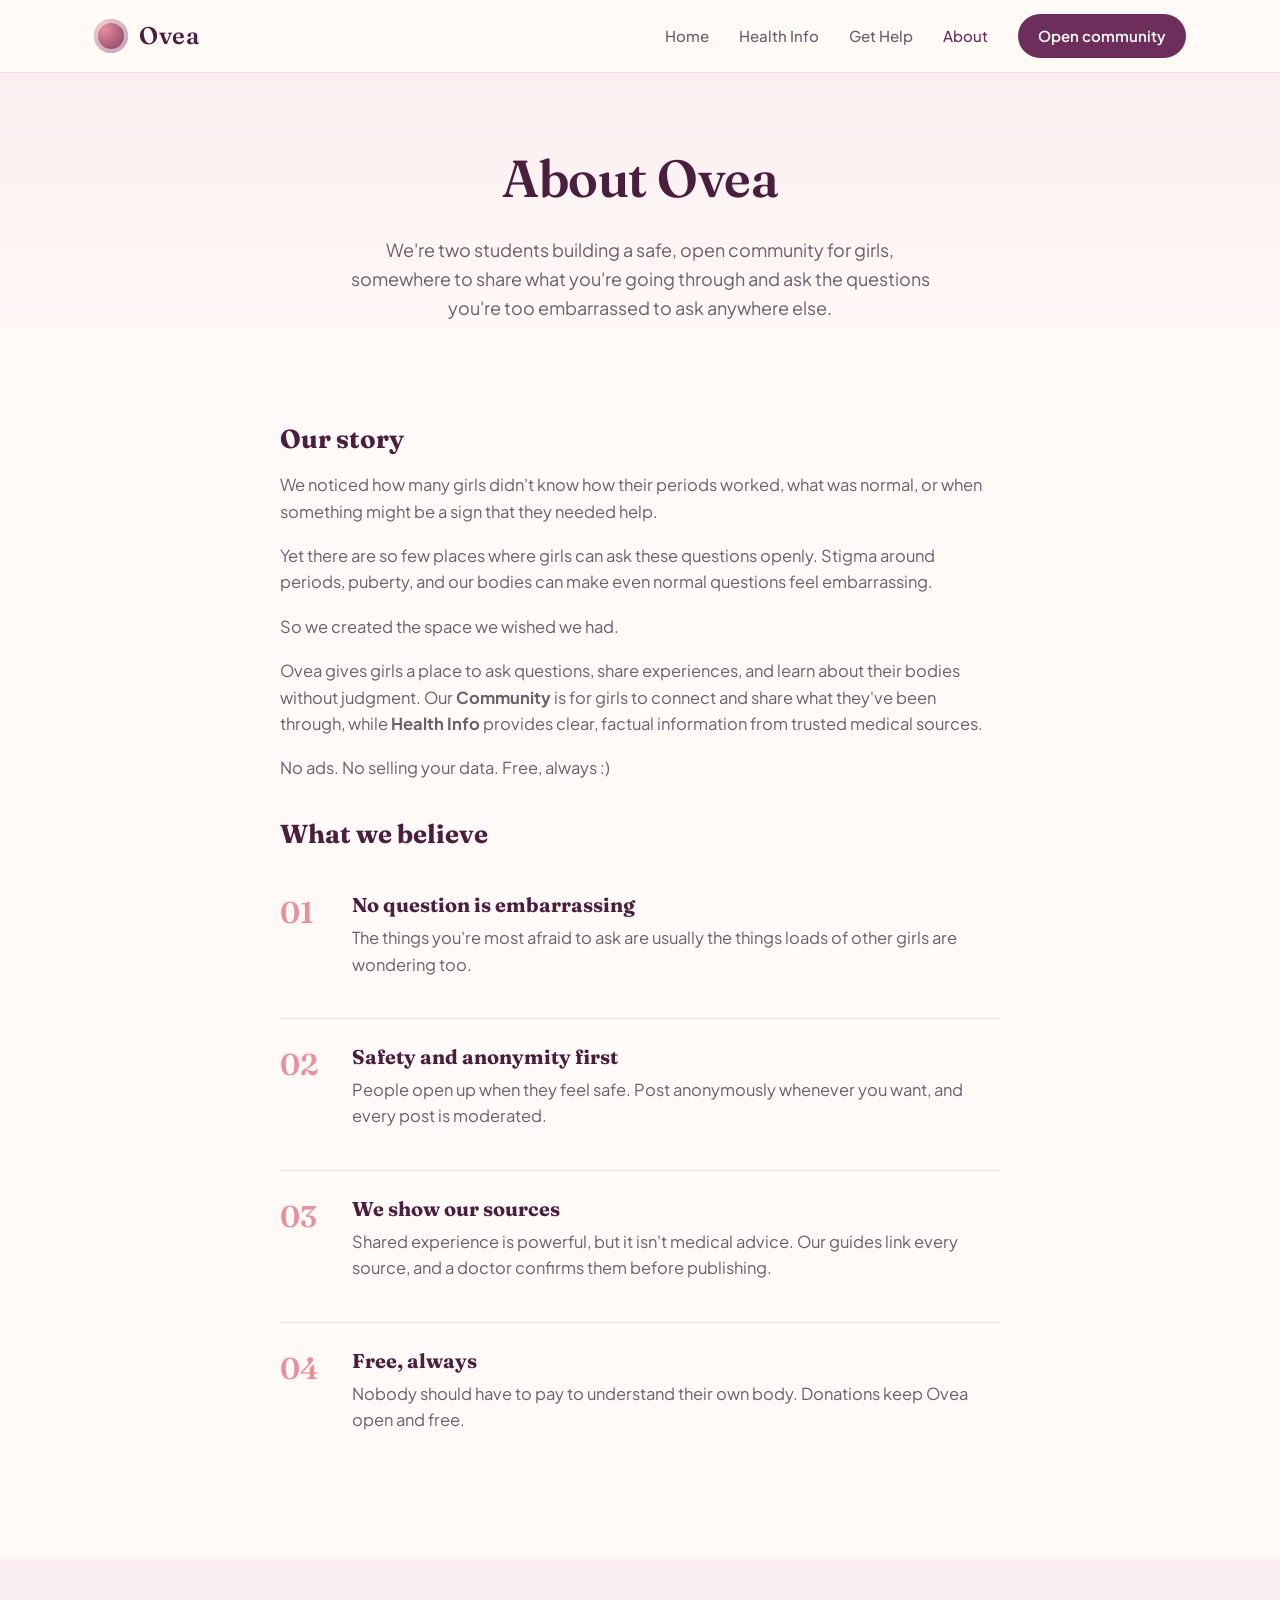
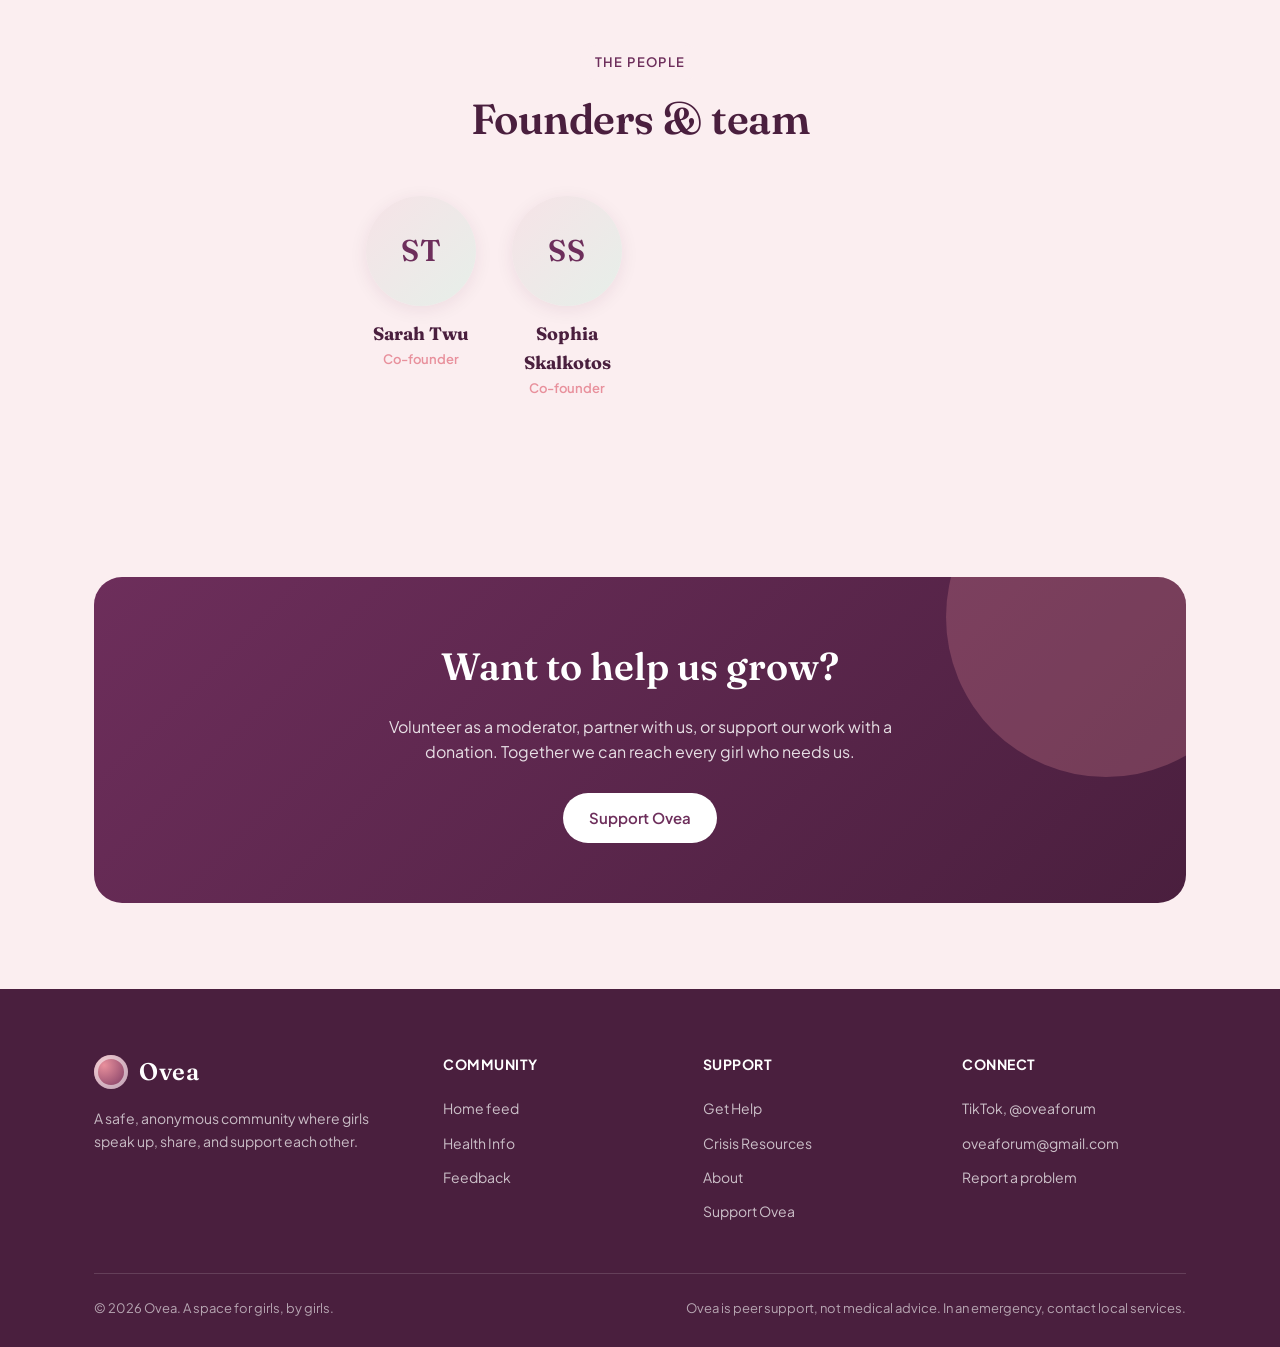
<file: about.html>
<!DOCTYPE html>
<html lang="en">
<head>
  <meta charset="UTF-8" />
  <meta name="viewport" content="width=device-width, initial-scale=1.0" />
  <title>About Us, Ovea</title>
  <meta name="description" content="Ovea is a safe, anonymous community where girls share experiences and ask the questions they're too embarrassed to ask anywhere else." />
  <link rel="preconnect" href="https://fonts.googleapis.com" />
  <link rel="preconnect" href="https://fonts.gstatic.com" crossorigin />
  <link href="https://fonts.googleapis.com/css2?family=Fraunces:ital,opsz,wght@0,9..144,400;0,9..144,600;1,9..144,400&family=Plus+Jakarta+Sans:wght@400;500;600;700&display=swap" rel="stylesheet" />
  <link rel="stylesheet" href="styles.css" />
  <link rel="icon" href="data:image/svg+xml,<svg xmlns='http://www.w3.org/2000/svg' viewBox='0 0 32 32'><circle cx='16' cy='16' r='14' fill='%236d2e5b'/></svg>" />
</head>
<body>
  <header class="site-header">
    <div class="wrap nav">
      <a class="brand" href="index.html"><span class="mark"></span><span class="name">Ovea</span></a>
      <nav class="nav-links" id="navLinks">
        <a href="index.html">Home</a>
        <a href="resources.html">Health Info</a>
        <a href="support.html">Get Help</a>
        <a href="about.html" class="active">About</a>
        <a href="index.html" class="nav-cta">Open community</a>
      </nav>
      <button class="nav-toggle" id="navToggle" aria-label="Menu">☰</button>
    </div>
  </header>

  <section class="page-hero">
    <div class="wrap reveal">
      <h1>About Ovea</h1>
      <p>We're two students building a safe, open community for girls, somewhere to share what you're going through and ask the questions you're too embarrassed to ask anywhere else.</p>
    </div>
  </section>

  <section class="section" style="padding-top:24px">
    <div class="wrap">
      <div class="prose reveal">
        <h2>Our story</h2>
        <p>We noticed how many girls didn't know how their periods worked, what was normal, or when something might be a sign that they needed help.</p>
        <p>Yet there are so few places where girls can ask these questions openly. Stigma around periods, puberty, and our bodies can make even normal questions feel embarrassing.</p>
        <p>So we created the space we wished we had.</p>
        <p>Ovea gives girls a place to ask questions, share experiences, and learn about their bodies without judgment. Our <b>Community</b> is for girls to connect and share what they've been through, while <b>Health Info</b> provides clear, factual information from trusted medical sources.</p>
        <p>No ads. No selling your data. Free, always :)</p>
        <h2>What we believe</h2>
      </div>

      <div class="prose reveal" style="margin-top:8px">
        <div class="value-row">
          <span class="num">01</span>
          <div><h3>No question is embarrassing</h3><p>The things you're most afraid to ask are usually the things loads of other girls are wondering too.</p></div>
        </div>
        <div class="value-row">
          <span class="num">02</span>
          <div><h3>Safety and anonymity first</h3><p>People open up when they feel safe. Post anonymously whenever you want, and every post is moderated.</p></div>
        </div>
        <div class="value-row">
          <span class="num">03</span>
          <div><h3>We show our sources</h3><p>Shared experience is powerful, but it isn't medical advice. Our guides link every source, and a doctor confirms them before publishing.</p></div>
        </div>
        <div class="value-row">
          <span class="num">04</span>
          <div><h3>Free, always</h3><p>Nobody should have to pay to understand their own body. Donations keep Ovea open and free.</p></div>
        </div>
      </div>
    </div>
  </section>

  <section class="section tinted">
    <div class="wrap">
      <div class="section-head reveal">
        <span class="eyebrow">The people</span>
        <h2>Founders &amp; team</h2>
      </div>
      <div class="team-grid" style="max-width:560px;margin:0 auto">
        <div class="member reveal"><div class="photo">ST</div><h3>Sarah Twu</h3><div class="role">Co-founder</div></div>
        <div class="member reveal"><div class="photo">SS</div><h3>Sophia Skalkotos</h3><div class="role">Co-founder</div></div>
      </div>
    </div>
  </section>

  <section class="section tinted">
    <div class="wrap">
      <div class="banner reveal">
        <h2>Want to help us grow?</h2>
        <p>Volunteer as a moderator, partner with us, or support our work with a donation. Together we can reach every girl who needs us.</p>
        <a href="donate.html" class="btn btn-primary">Support Ovea</a>
      </div>
    </div>
  </section>

  <div id="footer"></div>
  <script src="script.js"></script>
</body>
</html>
</file>
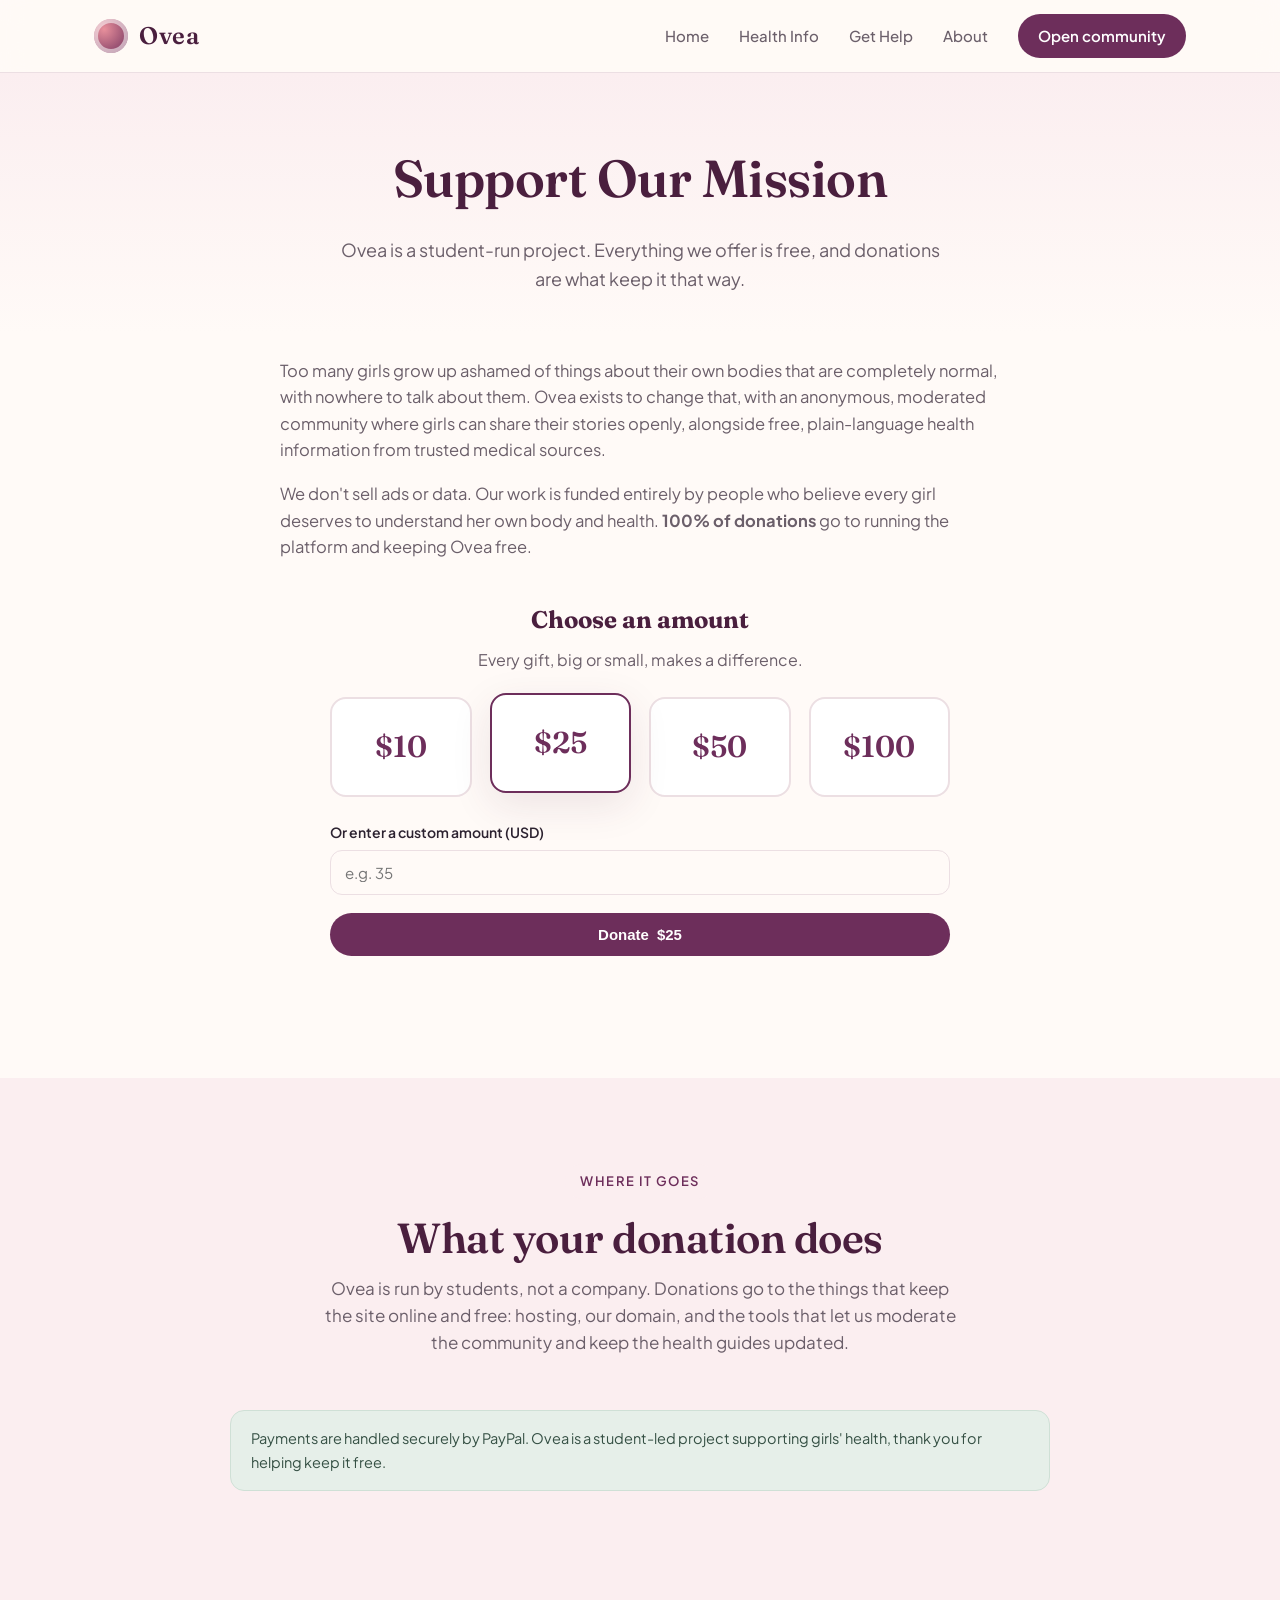
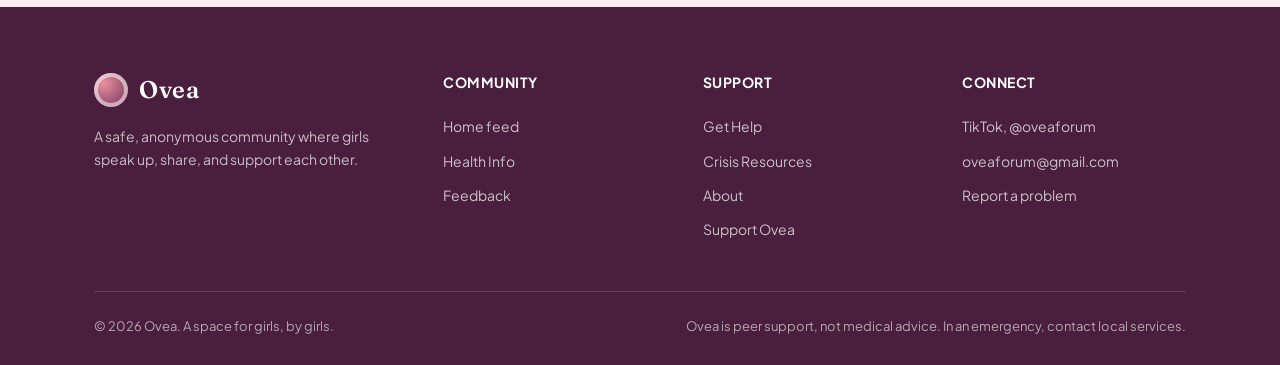
<file: donate.html>
<!DOCTYPE html>
<html lang="en">
<head>
  <meta charset="UTF-8" />
  <meta name="viewport" content="width=device-width, initial-scale=1.0" />
  <title>Donate, Ovea</title>
  <meta name="description" content="Support Ovea's mission to give girls free health information and a safe community. Your donation keeps our resources free." />
  <link rel="preconnect" href="https://fonts.googleapis.com" />
  <link rel="preconnect" href="https://fonts.gstatic.com" crossorigin />
  <link href="https://fonts.googleapis.com/css2?family=Fraunces:ital,opsz,wght@0,9..144,400;0,9..144,600;1,9..144,400&family=Plus+Jakarta+Sans:wght@400;500;600;700&display=swap" rel="stylesheet" />
  <link rel="stylesheet" href="styles.css" />
  <link rel="icon" href="data:image/svg+xml,<svg xmlns='http://www.w3.org/2000/svg' viewBox='0 0 32 32'><circle cx='16' cy='16' r='14' fill='%236d2e5b'/></svg>" />
</head>
<body>
  <header class="site-header">
    <div class="wrap nav">
      <a class="brand" href="index.html"><span class="mark"></span><span class="name">Ovea</span></a>
      <nav class="nav-links" id="navLinks">
        <a href="index.html">Home</a>
        <a href="resources.html">Health Info</a>
        <a href="support.html">Get Help</a>
        <a href="about.html">About</a>
        <a href="index.html" class="nav-cta">Open community</a>
      </nav>
      <button class="nav-toggle" id="navToggle" aria-label="Menu">☰</button>
    </div>
  </header>

  <section class="page-hero">
    <div class="wrap reveal">
      <h1>Support Our Mission</h1>
      <p>Ovea is a student-run project. Everything we offer is free, and donations are what keep it that way.</p>
    </div>
  </section>

  <section class="section" style="padding-top:24px">
    <div class="wrap" style="max-width:880px">
      <div class="prose reveal" style="margin-bottom:40px">
        <p>Too many girls grow up ashamed of things about their own bodies that are completely normal, with nowhere to talk about them. Ovea exists to change that, with an anonymous, moderated community where girls can share their stories openly, alongside free, plain-language health information from trusted medical sources.</p>
        <p>We don't sell ads or data. Our work is funded entirely by people who believe every girl deserves to understand her own body and health. <strong>100% of donations</strong> go to running the platform and keeping Ovea free.</p>
      </div>

      <h2 style="font-family:var(--serif);color:var(--plum-deep);font-size:24px;text-align:center;margin-bottom:8px" class="reveal">Choose an amount</h2>
      <p style="text-align:center;color:var(--muted);margin-bottom:24px" class="reveal">Every gift, big or small, makes a difference.</p>

      <div class="donate-box reveal">
        <div class="tiers" id="tiers">
          <div class="tier" data-amt="10"><div class="amt">$10</div></div>
          <div class="tier active" data-amt="25"><div class="amt">$25</div></div>
          <div class="tier" data-amt="50"><div class="amt">$50</div></div>
          <div class="tier" data-amt="100"><div class="amt">$100</div></div>
        </div>
        <form id="donateForm" style="margin-top:24px">
          <div class="field">
            <label for="customAmt">Or enter a custom amount (USD)</label>
            <input type="number" id="customAmt" min="1" step="1" placeholder="e.g. 35" />
          </div>
          <button class="btn btn-primary" type="submit" style="width:100%;justify-content:center">Donate <span id="donateAmtLabel">$25</span></button>
          <div class="form-msg" id="donateMsg"></div>
        </form>
      </div>
    </div>
  </section>

  <section class="section tinted">
    <div class="wrap" style="max-width:960px">
      <div class="section-head reveal">
        <span class="eyebrow">Where it goes</span>
        <h2>What your donation does</h2>
        <p>Ovea is run by students, not a company. Donations go to the things that keep the site online and free: hosting, our domain, and the tools that let us moderate the community and keep the health guides updated.</p>
      </div>
      <div class="notice reveal" style="margin-top:30px">
        <div>Payments are handled securely by PayPal. Ovea is a student-led project supporting girls' health, thank you for helping keep it free.</div>
      </div>
    </div>
  </section>

  <div id="footer"></div>

  <!-- Donations: put your PayPal.me username between the quotes (from paypal.me/USERNAME) -->
  <script>window.OVEA_PAYPAL = "TwuTube";</script>
  <script src="script.js"></script>
</body>
</html>
</file>
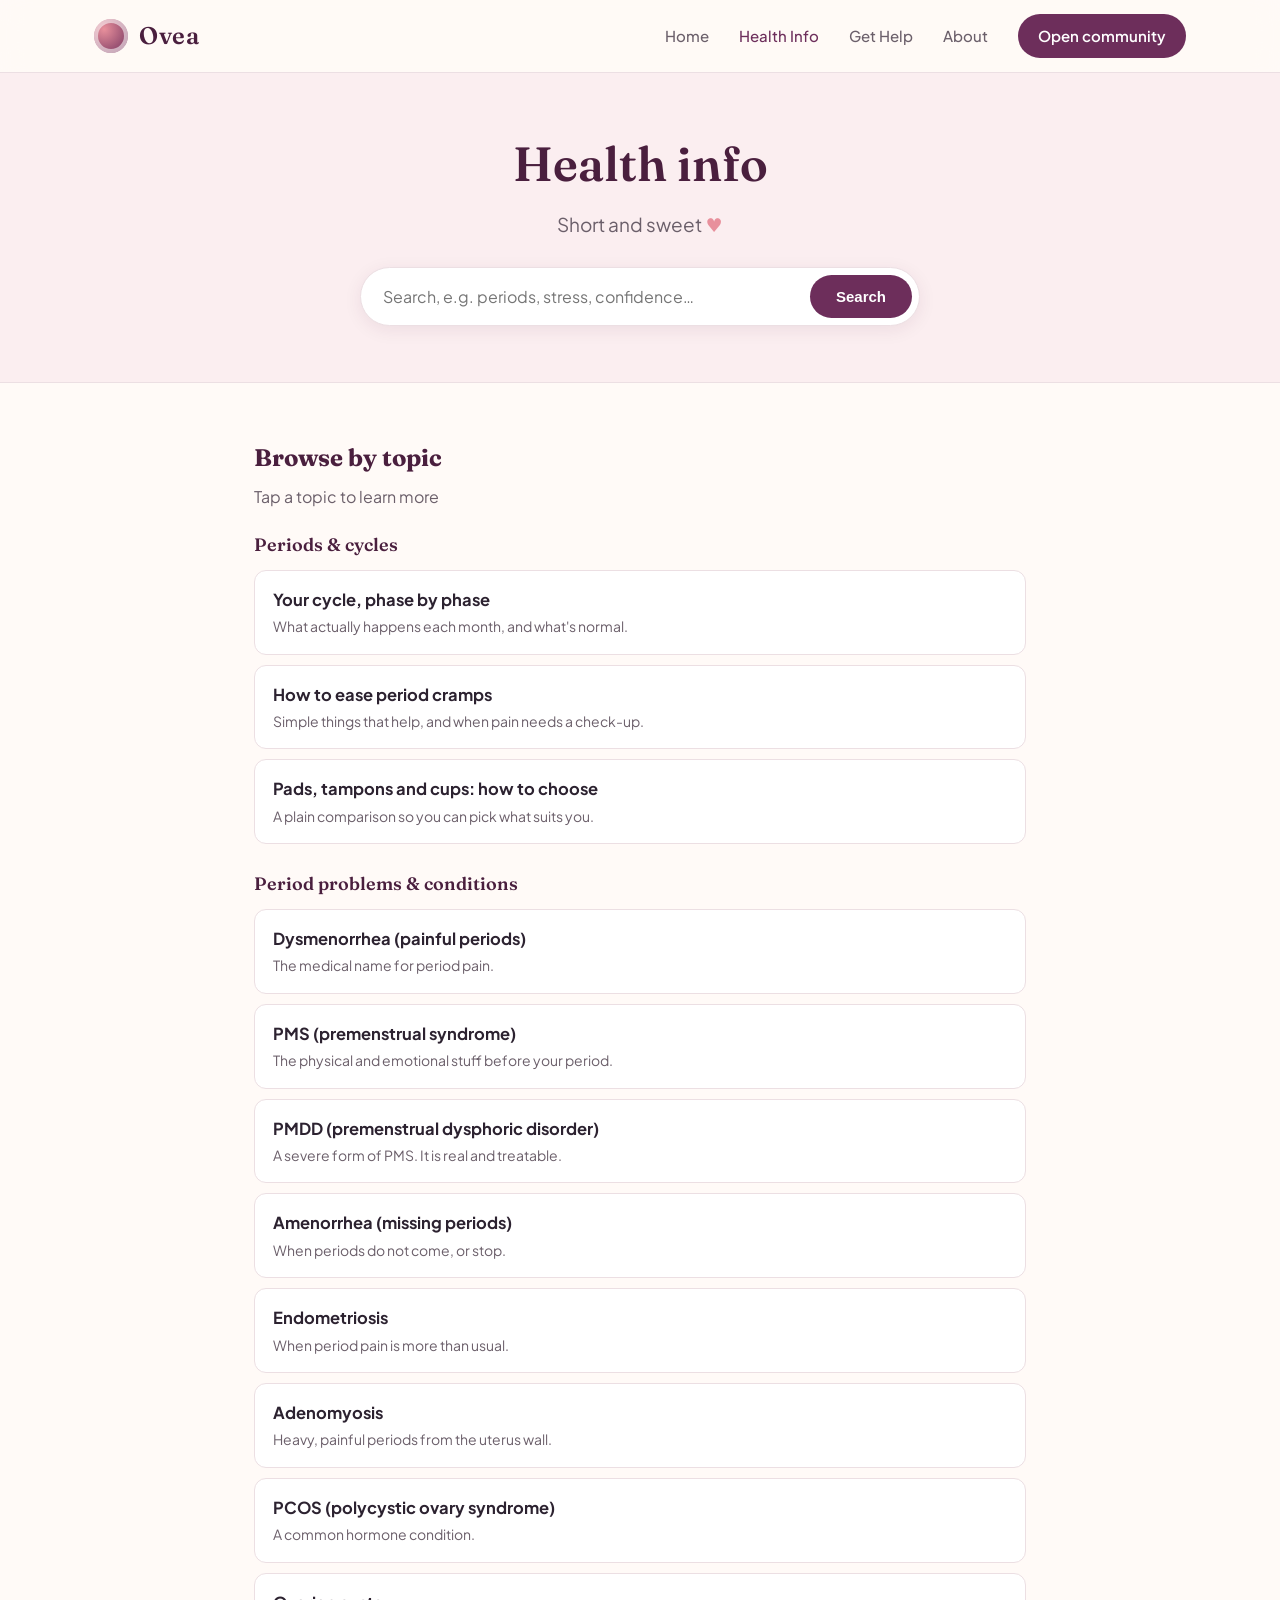
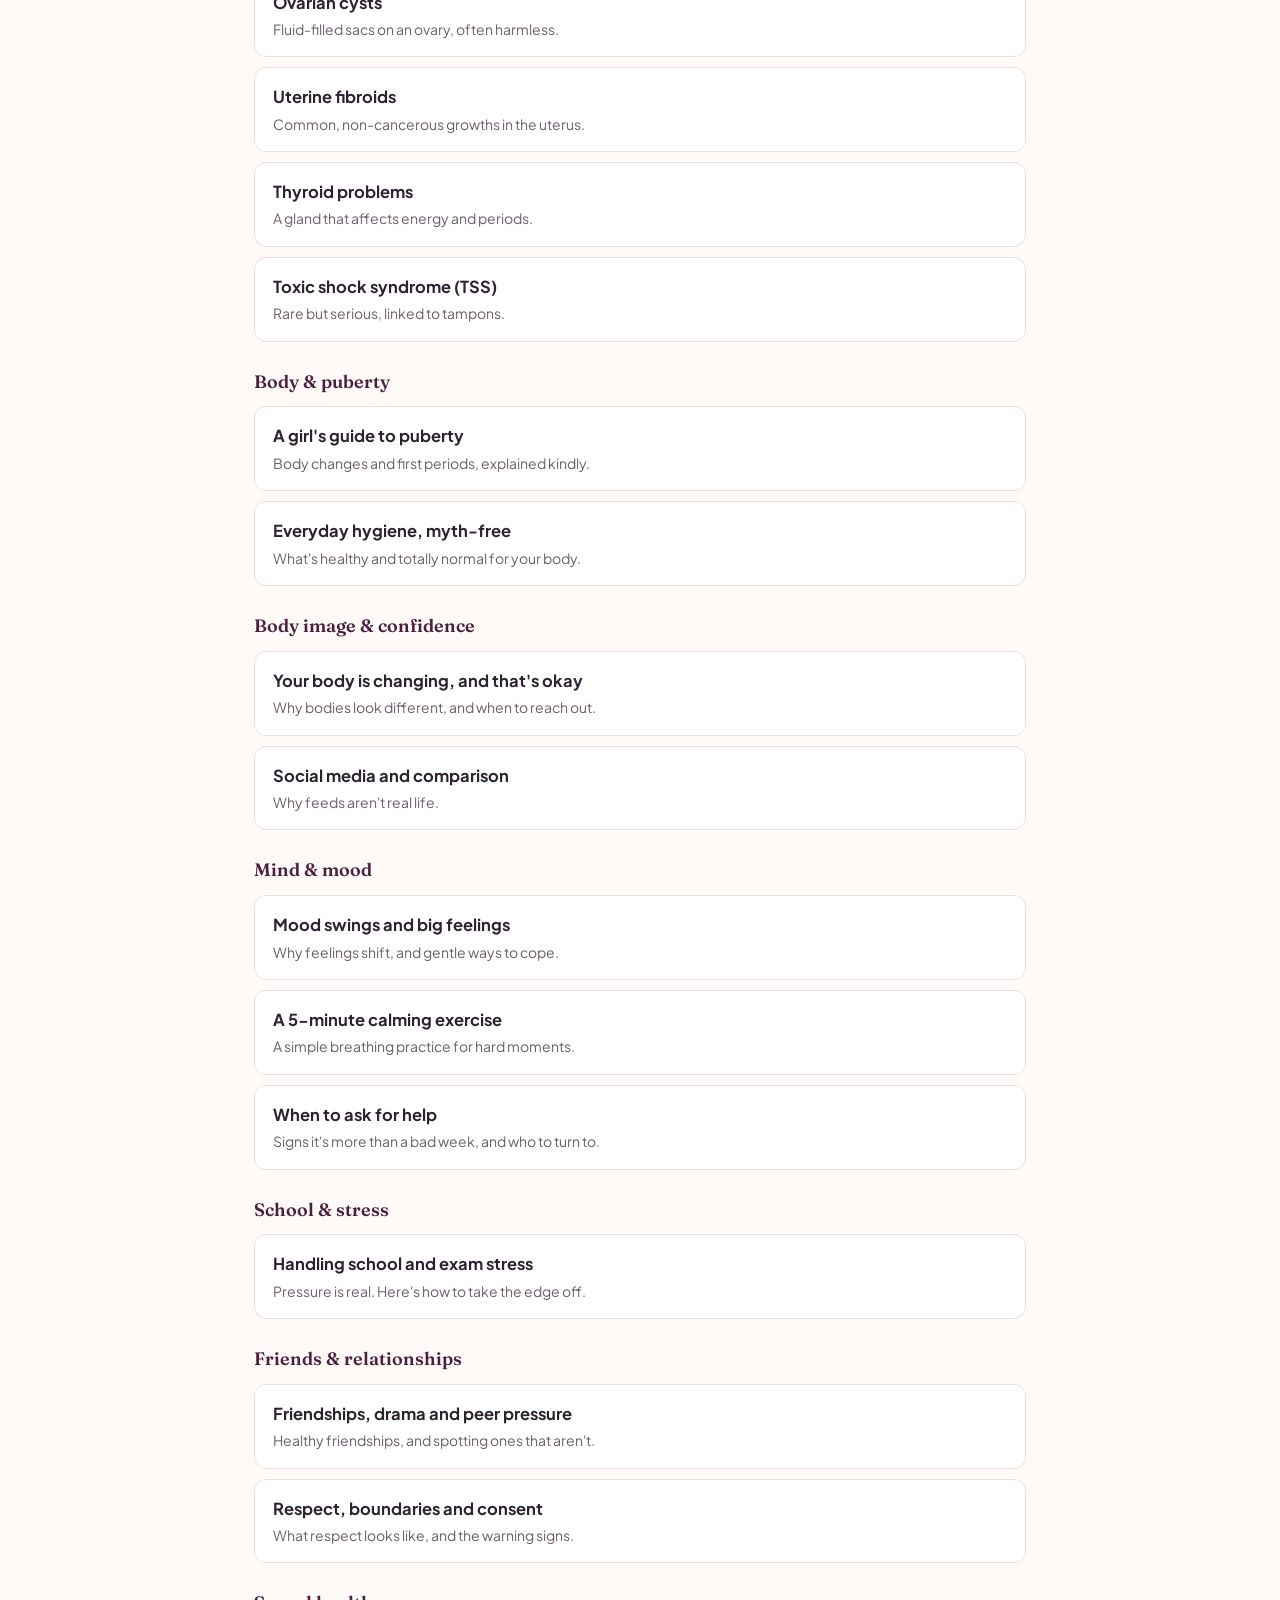
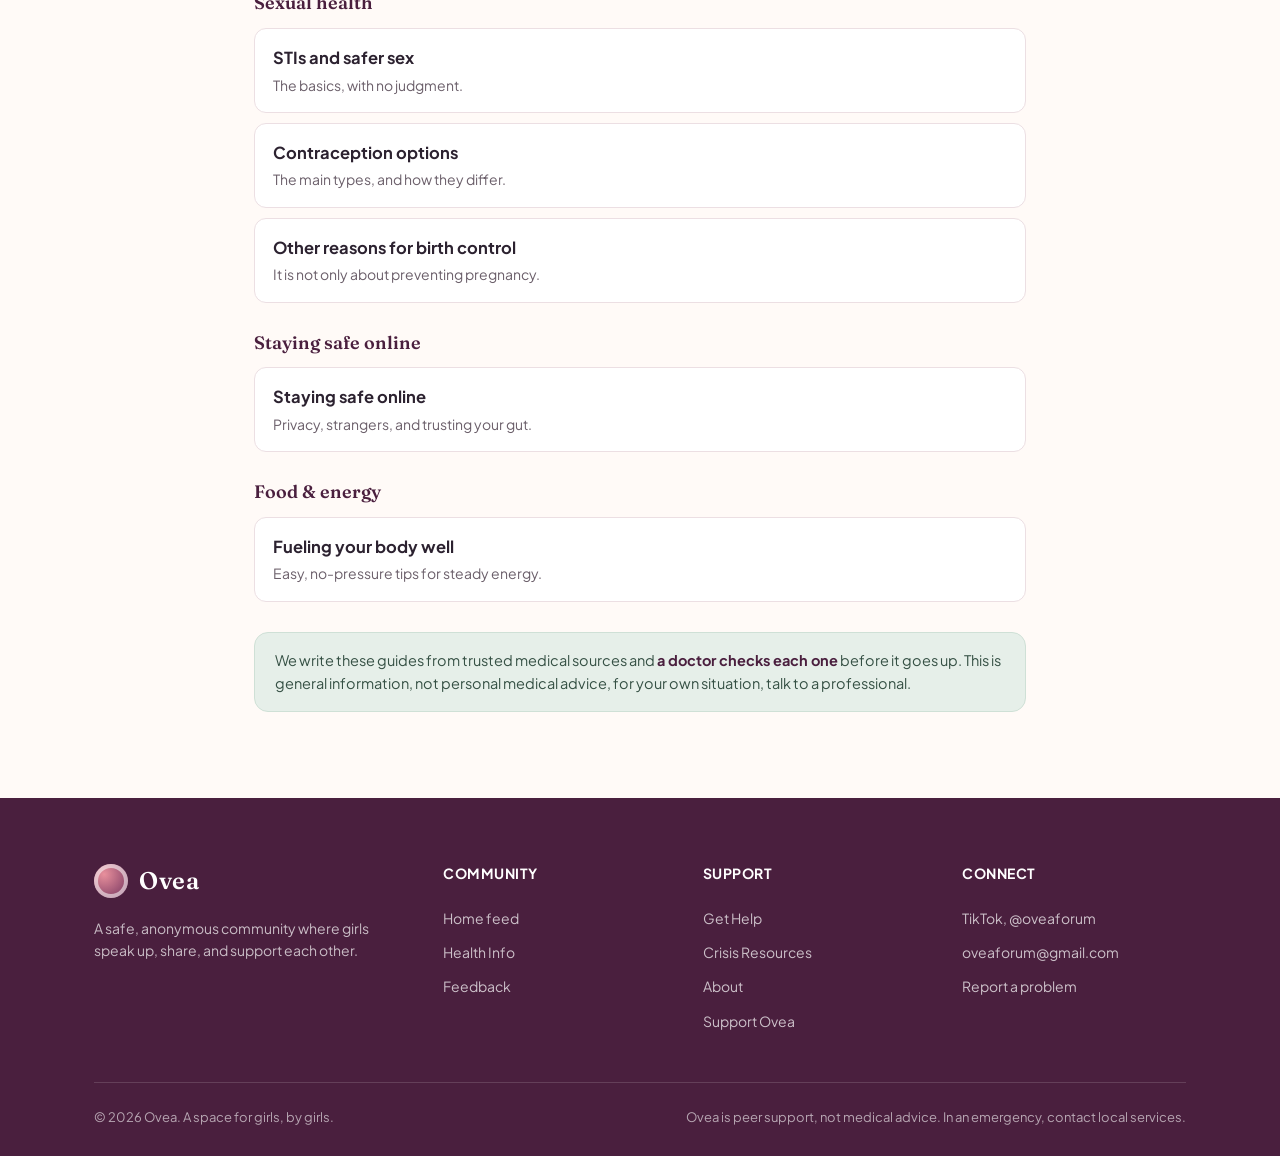
<file: resources.html>
<!DOCTYPE html>
<html lang="en">
<head>
  <meta charset="UTF-8" />
  <meta name="viewport" content="width=device-width, initial-scale=1.0" />
  <title>Health Info, Ovea</title>
  <meta name="description" content="Simple, plain-language health information for girls, written from trusted medical sources and confirmed by a doctor." />
  <link rel="preconnect" href="https://fonts.googleapis.com" />
  <link rel="preconnect" href="https://fonts.gstatic.com" crossorigin />
  <link href="https://fonts.googleapis.com/css2?family=Fraunces:ital,opsz,wght@0,9..144,400;0,9..144,600;1,9..144,400&family=Plus+Jakarta+Sans:wght@400;500;600;700&display=swap" rel="stylesheet" />
  <link rel="stylesheet" href="styles.css" />
  <link rel="icon" href="data:image/svg+xml,<svg xmlns='http://www.w3.org/2000/svg' viewBox='0 0 32 32'><circle cx='16' cy='16' r='14' fill='%236d2e5b'/></svg>" />
</head>
<body>
  <header class="site-header">
    <div class="wrap nav">
      <a class="brand" href="index.html"><span class="mark"></span><span class="name">Ovea</span></a>
      <nav class="nav-links" id="navLinks">
        <a href="index.html">Home</a>
        <a href="resources.html" class="active">Health Info</a>
        <a href="support.html">Get Help</a>
        <a href="about.html">About</a>
        <a href="index.html" class="nav-cta">Open community</a>
      </nav>
      <button class="nav-toggle" id="navToggle" aria-label="Menu">☰</button>
    </div>
  </header>

  <section class="hero-simple">
    <div class="wrap">
      <h1>Health info</h1>
      <p>Short and sweet <span style="color:var(--rose)">&#9829;</span></p>
      <form class="find-bar" id="findBar" role="search">
        <input type="text" id="findInput" placeholder="Search, e.g. periods, stress, confidence…" aria-label="Search health topics" />
        <button class="btn btn-primary" type="submit">Search</button>
      </form>
    </div>
  </section>

  <section class="section compact">
    <div class="wrap" style="max-width:820px">
      <!-- Browse by topic -->
      <h2 style="font-family:var(--serif);color:var(--plum-deep);font-size:24px;margin-bottom:6px">Browse by topic</h2>
      <p style="color:var(--muted);margin-bottom:22px">Tap a topic to learn more</p>

      <div id="resList">
        <!-- ============ PERIODS ============ -->
        <h3 class="res-group">Periods &amp; cycles</h3>

        <details class="res-item" data-topic="periods cycle menstrual first period normal phases follicular luteal ovulation hormones">
          <summary><b>Your cycle, phase by phase</b><span>What actually happens each month, and what's normal.</span></summary>
          <div class="res-content">
            <p>Your menstrual cycle is the monthly process your body goes through to get ready for a possible pregnancy. It is counted from the first day of one period to the first day of the next.</p>
            <p>The average cycle is about 28 days, but anywhere from 24 to 38 days is normal. In the first 2 to 3 years after your first period, cycles are often irregular, and that is completely normal. Tracking yours helps you learn your own pattern.</p>
            <div class="ig">
              <div class="ig-title">A typical 28-day cycle</div>
              <div class="cyclebar">
                <div class="cb-period" style="width:18%">Period<br>days 1 to 5</div>
                <div class="cb-follicular" style="width:32%">Follicular</div>
                <div class="cb-ovulation" style="width:14%">Ovulation<br>~day 14</div>
                <div class="cb-luteal" style="width:36%">Luteal</div>
              </div>
              <div class="cyclebar-key">
                <span><i style="background:var(--rose)"></i>Bleeding</span>
                <span><i style="background:#c9a4c4"></i>Lining rebuilds</span>
                <span><i style="background:var(--sage)"></i>Egg released</span>
                <span><i style="background:#b88aa8"></i>Before next period</span>
              </div>
            </div>

            <p style="font-weight:600;color:var(--plum-deep);margin-bottom:8px">The four phases</p>
            <div class="phase p1">
              <span class="when">Days 1 to ~5</span>
              <b>1. Menstrual phase (your period)</b>
              <p>Because pregnancy did not happen, hormone levels drop and the lining of your uterus sheds and leaves your body as blood. Bleeding usually lasts 3 to 7 days. This is day one of your cycle.</p>
            </div>
            <div class="phase p2">
              <span class="when">Days 1 to ~13</span>
              <b>2. Follicular phase</b>
              <p>This overlaps with your period. A hormone called estrogen rises and rebuilds the lining of your uterus. At the same time, FSH helps a tiny sac (a follicle) in your ovary grow an egg. Many people feel their energy build during this phase.</p>
            </div>
            <div class="phase p3">
              <span class="when">Around day 14</span>
              <b>3. Ovulation</b>
              <p>A surge of a hormone called LH releases the mature egg from your ovary. It travels down a fallopian tube. This is the most fertile point in the cycle. The egg only survives about 12 to 24 hours.</p>
            </div>
            <div class="phase p4">
              <span class="when">Days ~15 to 28</span>
              <b>4. Luteal phase</b>
              <p>A hormone called progesterone rises to keep the lining ready in case of pregnancy. If the egg is not fertilized, estrogen and progesterone drop. That drop can bring PMS feelings like moodiness, tiredness, or cramps, and then your next period begins.</p>
            </div>

            <div class="ig">
              <div class="ig-title">Talk to a doctor if</div>
              <ul class="ig-check warn">
                <li>You are 15 and have not started your period</li>
                <li>Your periods are still very irregular after 2 or more years</li>
                <li>You bleed between periods</li>
                <li>You soak through a pad or tampon in under an hour</li>
                <li>A period lasts longer than about a week</li>
                <li>Cramps are severe and pain relief does not help</li>
              </ul>
            </div>
            <p><a class="read" href="https://www.youtube.com/watch?v=h36poEtEbi4" target="_blank" rel="noopener">Watch: how the menstrual cycle works (video)</a></p>
            <div class="sources">
              <h5>Trusted sources</h5>
              <a href="https://www.womenshealth.gov/menstrual-cycle/your-menstrual-cycle" target="_blank" rel="noopener">Office on Women's Health</a>
              <a href="https://my.clevelandclinic.org/health/articles/10132-menstrual-cycle" target="_blank" rel="noopener">Cleveland Clinic</a>
              <a href="https://www.mayoclinic.org/healthy-lifestyle/womens-health/in-depth/menstrual-cycle/art-20047186" target="_blank" rel="noopener">Mayo Clinic</a>
              <a href="https://medlineplus.gov/menstruation.html" target="_blank" rel="noopener">MedlinePlus</a>
              <a href="https://www.acog.org/clinical/clinical-guidance/committee-opinion/articles/2015/12/menstruation-in-girls-and-adolescents-using-the-menstrual-cycle-as-a-vital-sign" target="_blank" rel="noopener">ACOG</a>
              <a href="https://kidshealth.org/en/teens/menstruation.html" target="_blank" rel="noopener">KidsHealth (Nemours)</a>
              <a href="https://www.nhs.uk/conditions/periods/" target="_blank" rel="noopener">NHS</a>
            </div>
          </div>
        </details>

        <details class="res-item" data-topic="cramps pain period">
          <summary><b>How to ease period cramps</b><span>Simple things that help, and when pain needs a check-up.</span></summary>
          <div class="res-content">
            <p>Cramps happen when your uterus tightens to shed its lining. For many people they ease with a heating pad or warm bath, gentle movement like walking, drinking water, and rest.</p>
            <p>Over-the-counter pain relief such as ibuprofen can help. Ask a parent or pharmacist about the right amount for you. See a doctor if cramps are severe, get worse over time, or stop you from doing normal things.</p>
            <div class="sources">
              <h5>Trusted sources</h5>
              <a href="https://www.nhs.uk/conditions/period-pain/" target="_blank" rel="noopener">NHS</a>
              <a href="https://www.acog.org/" target="_blank" rel="noopener">ACOG</a>
              <a href="https://kidshealth.org/en/teens/menstrual-cramps.html" target="_blank" rel="noopener">KidsHealth (Nemours)</a>
            </div>
          </div>
        </details>

        <details class="res-item" data-topic="products pads tampons cup hygiene tss">
          <summary><b>Pads, tampons and cups: how to choose</b><span>A plain comparison so you can pick what suits you.</span></summary>
          <div class="res-content">
            <p>All three work. It comes down to comfort and what you can get. The most important thing is to change them regularly to stay fresh and safe.</p>
            <p>With tampons, do not leave one in too long, because of a rare but serious infection called toxic shock syndrome (TSS). Use the lowest absorbency that works for your flow, and change it within about 8 hours.</p>
            <div class="ig">
              <div class="ig-title">Quick comparison</div>
              <table class="ig-table">
                <tr><th>Product</th><th>Change how often</th><th>Good to know</th></tr>
                <tr><td>Pads</td><td>Every 4 to 8 hours</td><td>Worn in your underwear. Easy to start with.</td></tr>
                <tr><td>Tampons</td><td>Every 4 to 8 hours, max 8</td><td>Inserted. Use lowest absorbency (lowers TSS risk).</td></tr>
                <tr><td>Menstrual cup</td><td>Empty every 8 to 12 hours</td><td>Reusable. Saves money over time.</td></tr>
              </table>
            </div>
            <div class="sources">
              <h5>Trusted sources</h5>
              <a href="https://www.nhs.uk/conditions/periods/" target="_blank" rel="noopener">NHS</a>
              <a href="https://www.mayoclinic.org/" target="_blank" rel="noopener">Mayo Clinic</a>
              <a href="https://kidshealth.org/en/teens/supplies.html" target="_blank" rel="noopener">KidsHealth (Nemours)</a>
            </div>
          </div>
        </details>

        <!-- ============ PERIOD PROBLEMS & CONDITIONS ============ -->
        <h3 class="res-group">Period problems &amp; conditions</h3>
        <details class="res-item" data-topic="dysmenorrhea painful periods cramps pain">
          <summary><b>Dysmenorrhea (painful periods)</b><span>The medical name for period pain.</span></summary>
          <div class="res-content">
            <p>Dysmenorrhea just means painful periods. Cramping in your lower belly before or during your period is very common, and it happens when the uterus tightens to shed its lining.</p>
            <p>Heat, gentle movement, and pain relief like ibuprofen help many people. See a doctor if the pain is severe, keeps you from school or activities, or does not get better with usual pain relief, since it can sometimes point to another condition.</p>
            <div class="sources"><h5>Trusted sources</h5>
              <a href="https://my.clevelandclinic.org/health/diseases/4148-dysmenorrhea" target="_blank" rel="noopener">Cleveland Clinic</a>
              <a href="https://www.hopkinsmedicine.org/health/conditions-and-diseases/dysmenorrhea" target="_blank" rel="noopener">Johns Hopkins Medicine</a>
            </div>
          </div>
        </details>

        <details class="res-item" data-topic="pms premenstrual syndrome mood bloating cravings">
          <summary><b>PMS (premenstrual syndrome)</b><span>The physical and emotional stuff before your period.</span></summary>
          <div class="res-content">
            <p>PMS is a mix of symptoms in the days before your period, like mood swings, bloating, sore breasts, tiredness, headaches, and cravings. It happens because of normal hormone changes and usually eases once your period starts.</p>
            <p>Sleep, movement, and eating well can take the edge off. Talk to a doctor if PMS is severe or keeps getting in the way of your life.</p>
            <div class="sources"><h5>Trusted sources</h5>
              <a href="https://www.mayoclinic.org/diseases-conditions/premenstrual-syndrome/symptoms-causes/syc-20376780" target="_blank" rel="noopener">Mayo Clinic</a>
              <a href="https://www.nhs.uk/conditions/pre-menstrual-syndrome/" target="_blank" rel="noopener">NHS</a>
            </div>
          </div>
        </details>

        <details class="res-item" data-topic="pmdd premenstrual dysphoric disorder severe mood">
          <summary><b>PMDD (premenstrual dysphoric disorder)</b><span>A severe form of PMS. It is real and treatable.</span></summary>
          <div class="res-content">
            <p>PMDD is a much stronger version of PMS. In the week or two before your period it can cause intense sadness, irritability, anxiety, or anger, strong enough to affect school, friendships, and daily life.</p>
            <p>PMDD is real and it can be treated. If mood symptoms before your period ever feel overwhelming, please talk to a doctor. You do not have to just push through it.</p>
            <div class="sources"><h5>Trusted sources</h5>
              <a href="https://www.hopkinsmedicine.org/health/conditions-and-diseases/premenstrual-dysphoric-disorder-pmdd" target="_blank" rel="noopener">Johns Hopkins Medicine</a>
              <a href="https://womenshealth.gov/menstrual-cycle/premenstrual-syndrome/premenstrual-dysphoric-disorder-pmdd" target="_blank" rel="noopener">Office on Women's Health</a>
            </div>
          </div>
        </details>

        <details class="res-item" data-topic="amenorrhea missing periods no period stopped">
          <summary><b>Amenorrhea (missing periods)</b><span>When periods do not come, or stop.</span></summary>
          <div class="res-content">
            <p>Amenorrhea means not having periods. It is normal not to have started yet in your early teens. It can also mean your periods stop for several months after they had started.</p>
            <p>Common causes include stress, big changes in weight or exercise, or hormone conditions. See a doctor if you have not started your period by age 15, or if your periods stop for 3 months or more.</p>
            <div class="sources"><h5>Trusted sources</h5>
              <a href="https://my.clevelandclinic.org/health/diseases/3924-amenorrhea" target="_blank" rel="noopener">Cleveland Clinic</a>
              <a href="https://www.mayoclinic.org/diseases-conditions/amenorrhea/symptoms-causes/syc-20369299" target="_blank" rel="noopener">Mayo Clinic</a>
            </div>
          </div>
        </details>

        <details class="res-item" data-topic="endometriosis pelvic pain heavy periods">
          <summary><b>Endometriosis</b><span>When period pain is more than usual.</span></summary>
          <div class="res-content">
            <p>Endometriosis is when tissue similar to the lining of the uterus grows outside it. It can cause very painful periods, ongoing pain in the belly or pelvis, and heavy bleeding.</p>
            <p>It often takes a long time to get diagnosed, so speaking up about pain really matters. See a doctor if your period pain is severe, getting worse, or not helped by usual pain relief.</p>
            <div class="sources"><h5>Trusted sources</h5>
              <a href="https://my.clevelandclinic.org/health/diseases/10857-endometriosis" target="_blank" rel="noopener">Cleveland Clinic</a>
              <a href="https://www.mayoclinic.org/diseases-conditions/endometriosis/symptoms-causes/syc-20354656" target="_blank" rel="noopener">Mayo Clinic</a>
              <a href="https://www.uclahealth.org/medical-services/obgyn/conditions-treated/endometriosis" target="_blank" rel="noopener">UCLA Health</a>
            </div>
          </div>
        </details>

        <details class="res-item" data-topic="adenomyosis heavy painful periods uterus">
          <summary><b>Adenomyosis</b><span>Heavy, painful periods from the uterus wall.</span></summary>
          <div class="res-content">
            <p>Adenomyosis is when lining-like tissue grows into the muscular wall of the uterus. It can cause heavy, painful periods and a feeling of pressure or fullness in the lower belly.</p>
            <p>It is more common in adults, but it is good to know the name. See a doctor for periods that are very heavy or very painful.</p>
            <div class="sources"><h5>Trusted sources</h5>
              <a href="https://www.mayoclinic.org/diseases-conditions/adenomyosis/symptoms-causes/syc-20369138" target="_blank" rel="noopener">Mayo Clinic</a>
              <a href="https://my.clevelandclinic.org/health/diseases/14167-adenomyosis" target="_blank" rel="noopener">Cleveland Clinic</a>
            </div>
          </div>
        </details>

        <details class="res-item" data-topic="pcos polycystic ovary syndrome irregular acne hair hormones">
          <summary><b>PCOS (polycystic ovary syndrome)</b><span>A common hormone condition.</span></summary>
          <div class="res-content">
            <p>PCOS is a common hormone condition. Signs can include irregular or missed periods, acne, extra hair growth on the face or body, and weight changes. It is linked to higher levels of certain hormones.</p>
            <p>PCOS can be managed with a doctor's help. See a doctor if your periods are very irregular or you notice these signs together.</p>
            <div class="sources"><h5>Trusted sources</h5>
              <a href="https://www.mayoclinic.org/diseases-conditions/pcos/symptoms-causes/syc-20353439" target="_blank" rel="noopener">Mayo Clinic</a>
              <a href="https://www.who.int/news-room/fact-sheets/detail/polycystic-ovary-syndrome" target="_blank" rel="noopener">World Health Organization</a>
              <a href="https://www.hopkinsmedicine.org/health/conditions-and-diseases/polycystic-ovary-syndrome-pcos" target="_blank" rel="noopener">Johns Hopkins Medicine</a>
            </div>
          </div>
        </details>

        <details class="res-item" data-topic="ovarian cysts pelvic pain bloating">
          <summary><b>Ovarian cysts</b><span>Fluid-filled sacs on an ovary, often harmless.</span></summary>
          <div class="res-content">
            <p>Ovarian cysts are fluid-filled sacs that can form on or in an ovary. Many are harmless, cause no symptoms, and go away on their own. Some can cause bloating or pelvic pain.</p>
            <p>Get medical help for sudden or severe pelvic pain, especially with fever or feeling faint.</p>
            <div class="sources"><h5>Trusted sources</h5>
              <a href="https://www.mayoclinic.org/diseases-conditions/ovarian-cysts/symptoms-causes/syc-20353405" target="_blank" rel="noopener">Mayo Clinic</a>
              <a href="https://my.clevelandclinic.org/health/diseases/9133-ovarian-cysts" target="_blank" rel="noopener">Cleveland Clinic</a>
              <a href="https://ocrahope.org/news/science-made-simple-ovarian-cysts-and-ovarian-cancer/" target="_blank" rel="noopener">OCRA</a>
            </div>
          </div>
        </details>

        <details class="res-item" data-topic="uterine fibroids heavy periods pelvic pressure">
          <summary><b>Uterine fibroids</b><span>Common, non-cancerous growths in the uterus.</span></summary>
          <div class="res-content">
            <p>Fibroids are non-cancerous growths in or on the uterus. They are common, especially in adults, and can cause heavy periods, pelvic pressure, or no symptoms at all.</p>
            <p>See a doctor for very heavy periods or ongoing pelvic pain.</p>
            <div class="sources"><h5>Trusted sources</h5>
              <a href="https://www.mayoclinic.org/diseases-conditions/uterine-fibroids/symptoms-causes/syc-20354288" target="_blank" rel="noopener">Mayo Clinic</a>
              <a href="https://womenshealth.gov/a-z-topics/uterine-fibroids" target="_blank" rel="noopener">Office on Women's Health</a>
            </div>
          </div>
        </details>

        <details class="res-item" data-topic="thyroid hyperthyroidism hormone racing heart periods">
          <summary><b>Thyroid problems</b><span>A gland that affects energy and periods.</span></summary>
          <div class="res-content">
            <p>The thyroid is a small gland in your neck that controls how your body uses energy. If it makes too much hormone (hyperthyroidism), you might feel a racing heart, weight loss, feeling hot, shakiness, anxiety, or changes in your periods. Thyroid problems are more common in women.</p>
            <p>See a doctor if you notice these symptoms. A simple blood test can check your thyroid.</p>
            <div class="sources"><h5>Trusted sources</h5>
              <a href="https://womenshealth.gov/a-z-topics/thyroid-disease" target="_blank" rel="noopener">Office on Women's Health</a>
              <a href="https://www.mayoclinic.org/diseases-conditions/hyperthyroidism/symptoms-causes/syc-20373659" target="_blank" rel="noopener">Mayo Clinic</a>
            </div>
          </div>
        </details>

        <details class="res-item" data-topic="tss toxic shock syndrome tampon fever">
          <summary><b>Toxic shock syndrome (TSS)</b><span>Rare but serious, linked to tampons.</span></summary>
          <div class="res-content">
            <p>TSS is a rare but serious infection that can be linked to leaving a tampon in too long. Warning signs during your period include a sudden high fever, a sunburn-like rash, vomiting, diarrhea, dizziness, or feeling very unwell.</p>
            <p>If you feel very sick while using a tampon, take it out and get medical help right away. Lower your risk by changing tampons every 4 to 8 hours and using the lowest absorbency you need.</p>
            <div class="sources"><h5>Trusted sources</h5>
              <a href="https://www.mayoclinic.org/diseases-conditions/toxic-shock-syndrome/symptoms-causes/syc-20355384" target="_blank" rel="noopener">Mayo Clinic</a>
              <a href="https://www.hopkinsmedicine.org/health/conditions-and-diseases/toxic-shock-syndrome-tss" target="_blank" rel="noopener">Johns Hopkins Medicine</a>
            </div>
          </div>
        </details>

        <!-- ============ BODY & PUBERTY ============ -->
        <h3 class="res-group">Body &amp; puberty</h3>

        <details class="res-item" data-topic="puberty teen girls body changes growing">
          <summary><b>A girl's guide to puberty</b><span>Body changes and first periods, explained kindly.</span></summary>
          <div class="res-content">
            <p>Puberty is when your body slowly changes from a kid's body into an adult's. For girls it usually starts between about age 8 and 13, and the whole process takes several years.</p>
            <p>It tends to follow a rough order: breasts start to develop first (often the earliest sign), then body hair grows and you have a growth spurt, and your first period usually comes about 2 to 3 years after breasts begin. Everyone's timing is different and there is no "right" pace.</p>
            <p>It is worth talking to a doctor if puberty starts very early (before age 8) or has not started by about age 14, since a doctor can check that everything is on track.</p>
            <div class="sources">
              <h5>Trusted sources</h5>
              <a href="https://www.hopkinsmedicine.org/health/wellness-and-prevention/the-stages-of-puberty-for-girls" target="_blank" rel="noopener">Johns Hopkins Medicine</a>
              <a href="https://www.healthychildren.org/English/ages-stages/gradeschool/puberty/Pages/Physical-Development-Girls-What-to-Expect.aspx" target="_blank" rel="noopener">HealthyChildren (AAP)</a>
              <a href="https://www.acog.org/womens-health/faqs/your-changing-body-puberty-in-girls" target="_blank" rel="noopener">ACOG</a>
              <a href="https://www.reproductivefacts.org/news-and-publications/fact-sheets-and-infographics/normal-and-abnormal-puberty-in-girls/" target="_blank" rel="noopener">ReproductiveFacts (ASRM)</a>
              <a href="https://www.healthdirect.gov.au/puberty-for-girls" target="_blank" rel="noopener">healthdirect</a>
              <a href="https://kidshealth.org/en/teens/puberty.html" target="_blank" rel="noopener">KidsHealth (Nemours)</a>
            </div>
          </div>
        </details>

        <details class="res-item" data-topic="hygiene clean discharge vaginal normal">
          <summary><b>Everyday hygiene, myth-free</b><span>What's healthy and totally normal for your body.</span></summary>
          <div class="res-content">
            <p>Your vagina cleans itself, so you do not need special washes or products inside it. Just wash the outside with warm water and a gentle soap.</p>
            <p>Clear or white discharge is normal and changes a little through your cycle. See a doctor if discharge smells strong, turns green or grey, or comes with itching or burning.</p>
            <div class="sources">
              <h5>Trusted sources</h5>
              <a href="https://www.nhs.uk/conditions/vaginal-discharge/" target="_blank" rel="noopener">NHS</a>
              <a href="https://www.plannedparenthood.org/" target="_blank" rel="noopener">Planned Parenthood</a>
              <a href="https://kidshealth.org/en/teens/" target="_blank" rel="noopener">KidsHealth (Nemours)</a>
            </div>
          </div>
        </details>

        <!-- ============ BODY IMAGE ============ -->
        <h3 class="res-group">Body image &amp; confidence</h3>

        <details class="res-item" data-topic="body image confidence self esteem weight appearance">
          <summary><b>Your body is changing, and that's okay</b><span>Why bodies look different, and when to reach out.</span></summary>
          <div class="res-content">
            <p>Puberty changes your body a lot, and it happens at a different pace for everyone. Two people the same age can look completely different and both be perfectly healthy. There is no single "right" way for a body to look, even though social media and ads can make it feel that way.</p>
            <p>Some days you might like how you look and other days you might not. Both are normal, and how you feel does not change your worth. Your body is yours, and it carries you through everything you do.</p>
            <p>If you find yourself thinking about your weight or looks a lot, comparing yourself to others, or changing how you eat to change your body, that is worth taking seriously. Please talk to an adult you trust or a doctor. You deserve support, and these feelings can get better.</p>
            <div class="sources">
              <h5>Trusted sources</h5>
              <a href="https://kidshealth.org/en/teens/body-image.html" target="_blank" rel="noopener">KidsHealth (Nemours)</a>
              <a href="https://www.nationaleatingdisorders.org/" target="_blank" rel="noopener">National Eating Disorders Association</a>
              <a href="https://www.womenshealth.gov/" target="_blank" rel="noopener">Office on Women's Health</a>
            </div>
          </div>
        </details>

        <details class="res-item" data-topic="social media comparison instagram tiktok screen">
          <summary><b>Social media and comparison</b><span>Why feeds aren't real life.</span></summary>
          <div class="res-content">
            <p>Photos online are often filtered, posed, and picked from hundreds of tries, so they are not real life. Comparing yourself to them can quietly hurt your mood and confidence.</p>
            <p>It can help to follow accounts that make you feel good, take breaks from scrolling, and remember that everyone's highlight reel hides normal, messy days.</p>
            <div class="sources">
              <h5>Trusted sources</h5>
              <a href="https://www.commonsensemedia.org/" target="_blank" rel="noopener">Common Sense Media</a>
              <a href="https://www.apa.org/" target="_blank" rel="noopener">American Psychological Association</a>
              <a href="https://kidshealth.org/en/teens/body-image.html" target="_blank" rel="noopener">KidsHealth (Nemours)</a>
            </div>
          </div>
        </details>

        <!-- ============ MIND & MOOD ============ -->
        <h3 class="res-group">Mind &amp; mood</h3>

        <details class="res-item" data-topic="anxiety mood mental stress feelings hormones">
          <summary><b>Mood swings and big feelings</b><span>Why feelings shift, and gentle ways to cope.</span></summary>
          <div class="res-content">
            <p>During the teen years your brain and hormones are changing fast, so feelings can be stronger and change quickly. That is normal.</p>
            <p>Things that help: getting enough sleep, moving your body, talking to someone, and spending time outside. If low or anxious feelings stick around or get in the way of daily life, that is a sign to reach out.</p>
            <div class="sources">
              <h5>Trusted sources</h5>
              <a href="https://kidshealth.org/en/teens/feelings.html" target="_blank" rel="noopener">KidsHealth (Nemours)</a>
              <a href="https://www.nhs.uk/mental-health/" target="_blank" rel="noopener">NHS Mental Health</a>
              <a href="https://www.nami.org/" target="_blank" rel="noopener">NAMI</a>
            </div>
          </div>
        </details>

        <details class="res-item" data-topic="calm breathing anxiety panic relax box">
          <summary><b>A 5-minute calming exercise</b><span>A simple breathing practice for hard moments.</span></summary>
          <div class="res-content">
            <p>When you feel panicky or overwhelmed, slow breathing tells your body it is safe. Try "square breathing":</p>
            <div class="ig">
              <div class="ig-title">Square breathing</div>
              <ol class="ig-steps">
                <li>Breathe in slowly through your nose for 4 counts</li>
                <li>Hold your breath for 4 counts</li>
                <li>Breathe out slowly for 4 counts</li>
                <li>Hold for 4 counts, then repeat for a few minutes</li>
              </ol>
            </div>
            <div class="sources">
              <h5>Trusted sources</h5>
              <a href="https://www.nhs.uk/mental-health/" target="_blank" rel="noopener">NHS Mental Health</a>
              <a href="https://www.mayoclinic.org/" target="_blank" rel="noopener">Mayo Clinic</a>
            </div>
          </div>
        </details>

        <details class="res-item" data-topic="help depression sad support talk crisis hopeless">
          <summary><b>When to ask for help</b><span>Signs it's more than a bad week, and who to turn to.</span></summary>
          <div class="res-content">
            <p>Everyone has bad days, but some feelings need more support. It is worth reaching out if you notice signs like these lasting for weeks:</p>
            <div class="ig">
              <div class="ig-title">Signs to take seriously</div>
              <ul class="ig-check warn">
                <li>A sad or empty mood that lasts weeks</li>
                <li>Losing interest in things you used to enjoy</li>
                <li>Feeling hopeless, alone, or worthless</li>
                <li>Big changes in your sleep, eating, or energy</li>
                <li>Trouble keeping up at school</li>
              </ul>
            </div>
            <p>Talk to a parent, teacher, school counselor, or doctor. Depression gets better with the right care.</p>
            <div class="ig-crisis">
              <b>If you ever think about hurting yourself, tell a trusted adult now.</b>
              <div class="line">US: call or text 988, or text HOME to 741741</div>
            </div>
            <div class="sources">
              <h5>Trusted sources</h5>
              <a href="https://988lifeline.org/" target="_blank" rel="noopener">988 Suicide &amp; Crisis Lifeline</a>
              <a href="https://www.nami.org/" target="_blank" rel="noopener">NAMI</a>
              <a href="https://www.samhsa.gov/" target="_blank" rel="noopener">SAMHSA</a>
              <a href="https://kidshealth.org/en/teens/depression.html" target="_blank" rel="noopener">KidsHealth (Nemours)</a>
            </div>
          </div>
        </details>

        <!-- ============ SCHOOL & STRESS ============ -->
        <h3 class="res-group">School &amp; stress</h3>

        <details class="res-item" data-topic="school exam stress study pressure tests">
          <summary><b>Handling school and exam stress</b><span>Pressure is real. Here's how to take the edge off.</span></summary>
          <div class="res-content">
            <p>A little stress before a test is normal and can even help you focus. Too much can make it hard to sleep or think clearly.</p>
            <div class="ig">
              <div class="ig-title">Things that help</div>
              <ol class="ig-steps">
                <li>Break big tasks into small steps</li>
                <li>Study in short blocks with real breaks</li>
                <li>Sleep before a test instead of cramming all night</li>
                <li>Ask a teacher when you are stuck, that is what they are there for</li>
              </ol>
            </div>
            <p>Your worth is not your grades. If stress feels constant, talk to someone you trust.</p>
            <div class="sources">
              <h5>Trusted sources</h5>
              <a href="https://kidshealth.org/en/teens/school-stress.html" target="_blank" rel="noopener">KidsHealth (Nemours)</a>
              <a href="https://childmind.org/" target="_blank" rel="noopener">Child Mind Institute</a>
              <a href="https://www.apa.org/" target="_blank" rel="noopener">American Psychological Association</a>
            </div>
          </div>
        </details>

        <!-- ============ FRIENDS & RELATIONSHIPS ============ -->
        <h3 class="res-group">Friends &amp; relationships</h3>

        <details class="res-item" data-topic="friends friendship drama peer pressure">
          <summary><b>Friendships, drama and peer pressure</b><span>Healthy friendships, and spotting ones that aren't.</span></summary>
          <div class="res-content">
            <p>Good friends respect you, listen, and are happy for you. Friendships can hit rough patches, but you should not feel scared, controlled, or pushed into things you do not want to do.</p>
            <p>It is okay to step back from a friendship that keeps making you feel bad. Saying no does not make you a bad friend.</p>
            <div class="sources">
              <h5>Trusted sources</h5>
              <a href="https://kidshealth.org/en/teens/friends.html" target="_blank" rel="noopener">KidsHealth (Nemours)</a>
              <a href="https://au.reachout.com/" target="_blank" rel="noopener">ReachOut</a>
            </div>
          </div>
        </details>

        <details class="res-item" data-topic="relationships consent boundaries safety dating respect">
          <summary><b>Respect, boundaries and consent</b><span>What respect looks like, and the warning signs.</span></summary>
          <div class="res-content">
            <p>A healthy relationship of any kind is built on respect, trust, and feeling safe to say no. Consent means everyone freely agrees, every time, and anyone can change their mind.</p>
            <p>Warning signs to watch for: someone who pressures you, checks your phone, puts you down, or makes you feel afraid. You deserve to be treated well.</p>
            <div class="sources">
              <h5>Trusted sources</h5>
              <a href="https://www.loveisrespect.org/" target="_blank" rel="noopener">love is respect</a>
              <a href="https://www.plannedparenthood.org/" target="_blank" rel="noopener">Planned Parenthood</a>
              <a href="https://www.rainn.org/" target="_blank" rel="noopener">RAINN</a>
              <a href="https://kidshealth.org/en/teens/" target="_blank" rel="noopener">KidsHealth (Nemours)</a>
            </div>
          </div>
        </details>

        <!-- ============ SEXUAL HEALTH ============ -->
        <h3 class="res-group">Sexual health</h3>
        <details class="res-item" data-topic="sti std safe sex safer sex condoms testing">
          <summary><b>STIs and safer sex</b><span>The basics, with no judgment.</span></summary>
          <div class="res-content">
            <p>Sexually transmitted infections (STIs) are passed through sexual contact. Many have no obvious symptoms, so getting tested is how people actually know. Safer sex, like using condoms, lowers the risk of both STIs and unplanned pregnancy.</p>
            <p>If you are sexually active, talking to a doctor or clinic about testing is private, normal, and nothing to be embarrassed about.</p>
            <div class="sources"><h5>Trusted sources</h5>
              <a href="https://www.hopkinsmedicine.org/health/wellness-and-prevention/safer-sex-guidelines" target="_blank" rel="noopener">Johns Hopkins Medicine</a>
              <a href="https://www.plannedparenthood.org/learn/stds-hiv-safer-sex/safer-sex" target="_blank" rel="noopener">Planned Parenthood</a>
              <a href="https://helloclue.com/articles/sex/safer-sex-101" target="_blank" rel="noopener">Clue</a>
            </div>
          </div>
        </details>

        <details class="res-item" data-topic="contraception birth control condoms pill iud implant options">
          <summary><b>Contraception options</b><span>The main types, and how they differ.</span></summary>
          <div class="res-content">
            <p>Contraception (birth control) helps prevent pregnancy. There are many kinds: condoms, the pill, patches, rings, injections, implants, and IUDs. They work in different ways and each has its own pros and cons.</p>
            <p>Condoms are the only method that also lowers the risk of STIs. A doctor or clinic can help you understand what fits your body and your life.</p>
            <div class="sources"><h5>Trusted sources</h5>
              <a href="https://my.clevelandclinic.org/health/articles/11427-birth-control-options" target="_blank" rel="noopener">Cleveland Clinic</a>
              <a href="https://www.plannedparenthood.org/learn/birth-control" target="_blank" rel="noopener">Planned Parenthood</a>
              <a href="https://www.health.qld.gov.au/newsroom/features/types-contraception-women-condoms-pill-iud-ring-implant-injection-diaphragm" target="_blank" rel="noopener">Queensland Health</a>
            </div>
          </div>
        </details>

        <details class="res-item" data-topic="birth control uses acne periods pcos pms not pregnancy">
          <summary><b>Other reasons for birth control</b><span>It is not only about preventing pregnancy.</span></summary>
          <div class="res-content">
            <p>Doctors also prescribe birth control to help with health problems, not just to prevent pregnancy. It can help with painful or heavy periods, very irregular cycles, PMS and PMDD, acne, and conditions like PCOS and endometriosis.</p>
            <p>If a period problem is affecting your life, ask a doctor whether this could be an option for you.</p>
            <div class="sources"><h5>Trusted sources</h5>
              <a href="https://mcpress.mayoclinic.org/women-health/beyond-contraception-other-uses-for-birth-control/" target="_blank" rel="noopener">Mayo Clinic Press</a>
              <a href="https://www.reproductivefacts.org/news-and-publications/fact-sheets-and-infographics/noncontraceptive-benefits-of-birth-control-pills/" target="_blank" rel="noopener">ReproductiveFacts (ASRM)</a>
              <a href="https://www.plannedparenthood.org/learn/birth-control" target="_blank" rel="noopener">Planned Parenthood</a>
            </div>
          </div>
        </details>

        <!-- ============ ONLINE SAFETY ============ -->
        <h3 class="res-group">Staying safe online</h3>

        <details class="res-item" data-topic="online safety privacy strangers internet phone">
          <summary><b>Staying safe online</b><span>Privacy, strangers, and trusting your gut.</span></summary>
          <div class="res-content">
            <p>Keep personal details private, like your full name, address, school, and where you are. People online are not always who they say they are.</p>
            <p>Do not share photos you would not want others to see, and never feel forced to. If someone online makes you uncomfortable, stop talking to them and tell a trusted adult.</p>
            <div class="sources">
              <h5>Trusted sources</h5>
              <a href="https://www.commonsensemedia.org/" target="_blank" rel="noopener">Common Sense Media</a>
              <a href="https://www.connectsafely.org/" target="_blank" rel="noopener">ConnectSafely</a>
              <a href="https://kidshealth.org/en/teens/internet-safety.html" target="_blank" rel="noopener">KidsHealth (Nemours)</a>
            </div>
          </div>
        </details>

        <!-- ============ FOOD & ENERGY ============ -->
        <h3 class="res-group">Food &amp; energy</h3>

        <details class="res-item" data-topic="iron nutrition food tired energy eating diet">
          <summary><b>Fueling your body well</b><span>Easy, no-pressure tips for steady energy.</span></summary>
          <div class="res-content">
            <p>Food is fuel, not something to feel guilty about. Eating regular meals with a mix of foods keeps your energy and mood steady, and growing teens need plenty of it.</p>
            <p>Iron matters during your period years. Foods like beans, leafy greens, and meat can help you get enough. If you ever have worries about food or eating, talk to a doctor.</p>
            <div class="sources">
              <h5>Trusted sources</h5>
              <a href="https://www.nhs.uk/live-well/eat-well/" target="_blank" rel="noopener">NHS Eat Well</a>
              <a href="https://www.eatright.org/" target="_blank" rel="noopener">Academy of Nutrition and Dietetics</a>
              <a href="https://kidshealth.org/en/teens/" target="_blank" rel="noopener">KidsHealth (Nemours)</a>
            </div>
          </div>
        </details>
      </div>

      <p id="resEmpty" style="display:none;color:var(--muted);text-align:center;padding:20px">No topics match your search. Try a different word, or <a href="feedback.html" style="color:var(--plum);font-weight:600">suggest a topic</a>.</p>

      <div class="notice reveal" style="margin-top:30px">
        <div>We write these guides from trusted medical sources and <strong>a doctor checks each one</strong> before it goes up. This is general information, not personal medical advice, for your own situation, talk to a professional.</div>
      </div>
    </div>
  </section>

  <div id="footer"></div>
  <script src="script.js"></script>
</body>
</html>
</file>
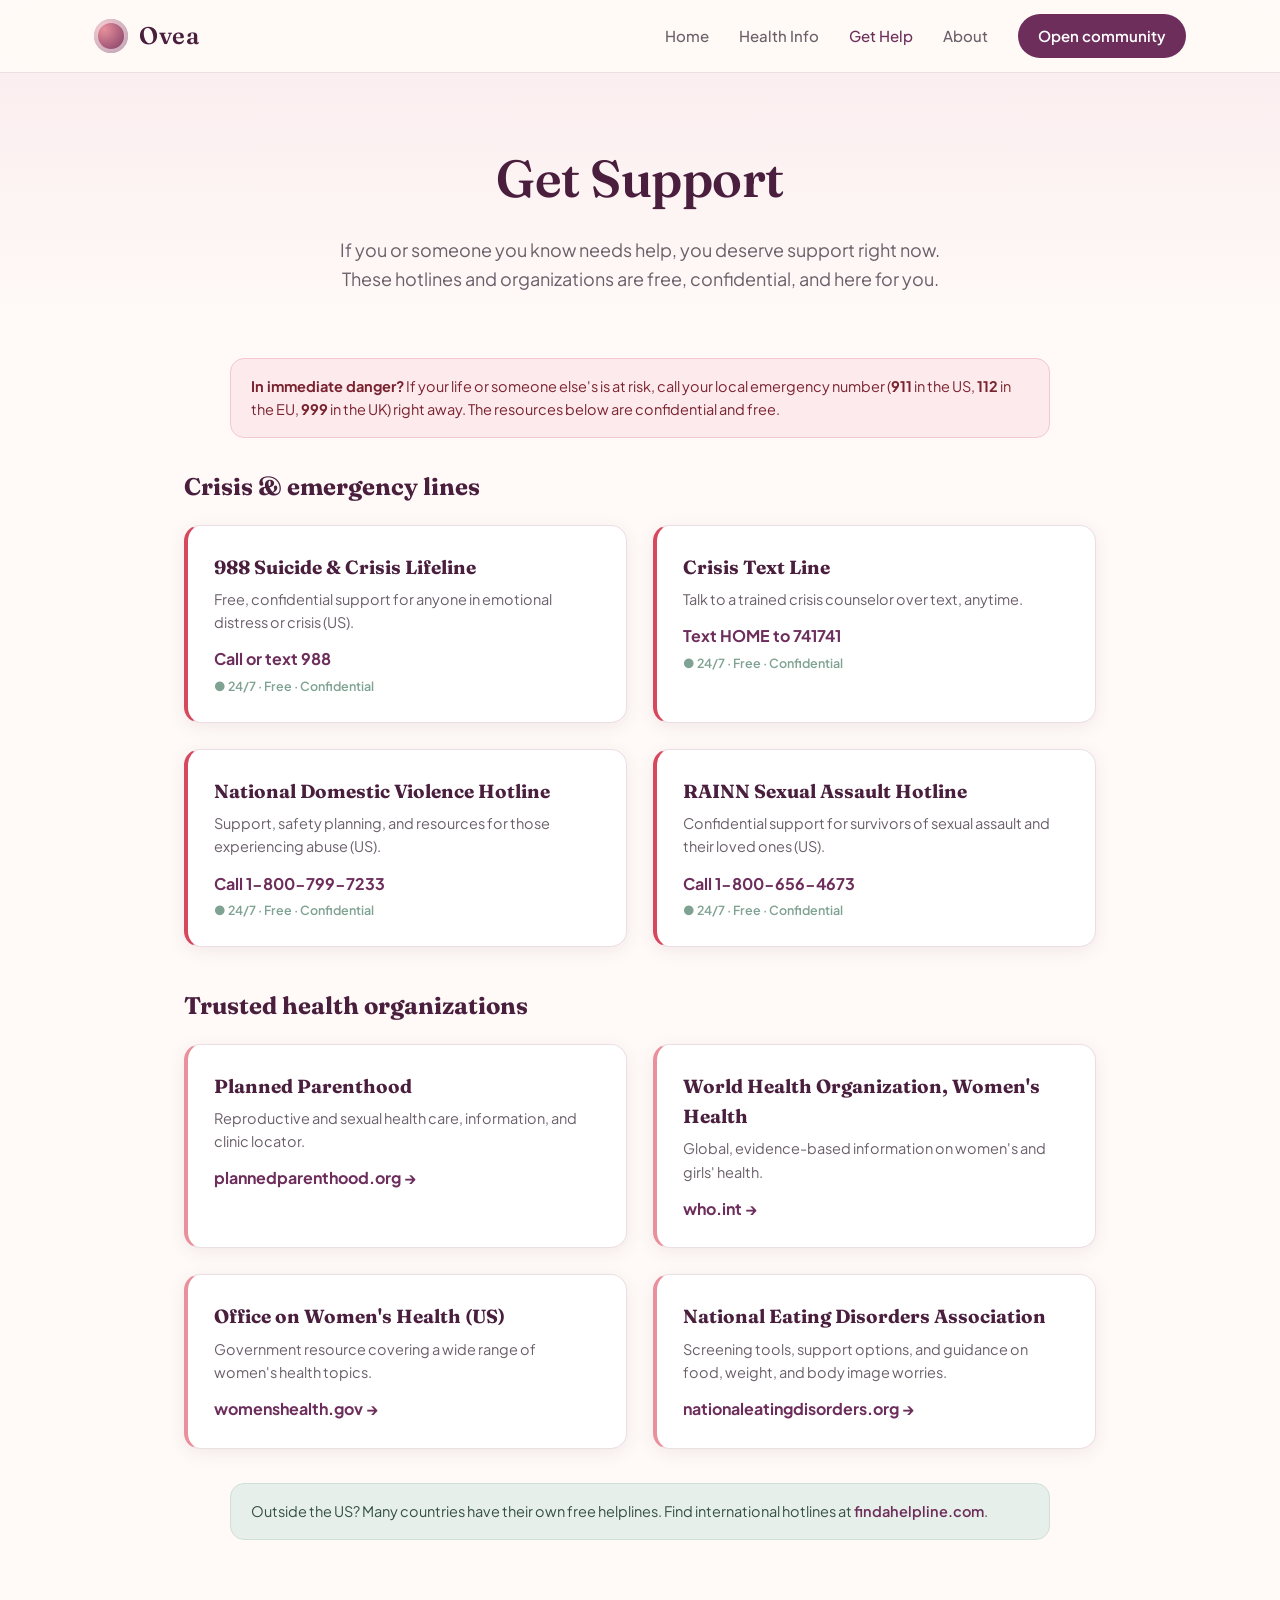
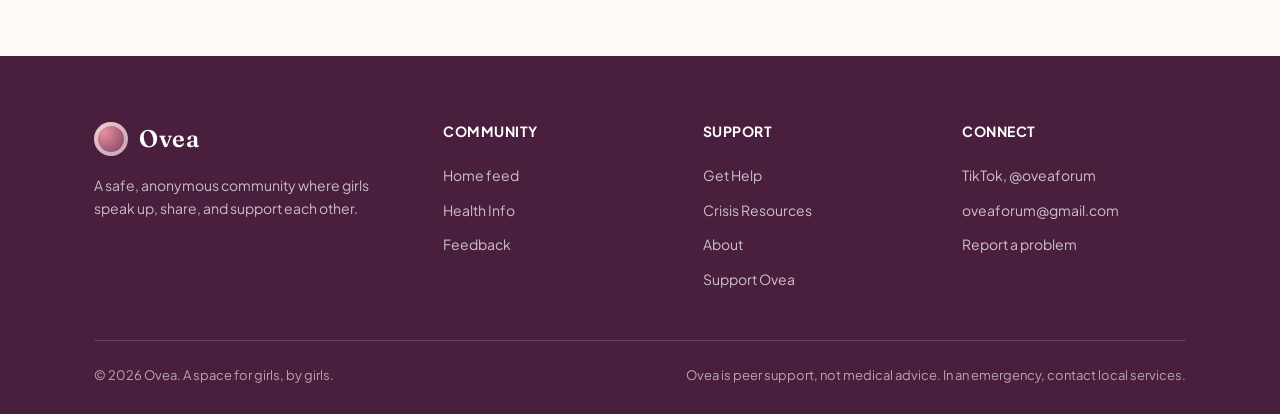
<file: support.html>
<!DOCTYPE html>
<html lang="en">
<head>
  <meta charset="UTF-8" />
  <meta name="viewport" content="width=device-width, initial-scale=1.0" />
  <title>Get Support, Ovea</title>
  <meta name="description" content="Hotlines, crisis resources, and trusted organizations for girls' health and safety." />
  <link rel="preconnect" href="https://fonts.googleapis.com" />
  <link rel="preconnect" href="https://fonts.gstatic.com" crossorigin />
  <link href="https://fonts.googleapis.com/css2?family=Fraunces:ital,opsz,wght@0,9..144,400;0,9..144,600;1,9..144,400&family=Plus+Jakarta+Sans:wght@400;500;600;700&display=swap" rel="stylesheet" />
  <link rel="stylesheet" href="styles.css" />
  <link rel="icon" href="data:image/svg+xml,<svg xmlns='http://www.w3.org/2000/svg' viewBox='0 0 32 32'><circle cx='16' cy='16' r='14' fill='%236d2e5b'/></svg>" />
</head>
<body>
  <header class="site-header">
    <div class="wrap nav">
      <a class="brand" href="index.html"><span class="mark"></span><span class="name">Ovea</span></a>
      <nav class="nav-links" id="navLinks">
        <a href="index.html">Home</a>
        <a href="resources.html">Health Info</a>
        <a href="support.html" class="active">Get Help</a>
        <a href="about.html">About</a>
        <a href="index.html" class="nav-cta">Open community</a>
      </nav>
      <button class="nav-toggle" id="navToggle" aria-label="Menu">☰</button>
    </div>
  </header>

  <section class="page-hero">
    <div class="wrap reveal">
      <h1>Get Support</h1>
      <p>If you or someone you know needs help, you deserve support right now. These hotlines and organizations are free, confidential, and here for you.</p>
    </div>
  </section>

  <section class="section" style="padding-top:24px">
    <div class="wrap" style="max-width:960px">
      <div class="notice crisis reveal">
        <div><strong>In immediate danger?</strong> If your life or someone else's is at risk, call your local emergency number (<strong>911</strong> in the US, <strong>112</strong> in the EU, <strong>999</strong> in the UK) right away. The resources below are confidential and free.</div>
      </div>

      <h2 style="font-family:var(--serif);color:var(--plum-deep);font-size:24px;margin:8px 0 18px" class="reveal">Crisis &amp; emergency lines</h2>
      <div class="grid-2">
        <div class="support-card urgent reveal">
          <h3>988 Suicide &amp; Crisis Lifeline</h3>
          <p>Free, confidential support for anyone in emotional distress or crisis (US).</p>
          <div class="line">Call or text <a href="tel:988">988</a></div>
          <div class="avail">● 24/7 · Free · Confidential</div>
        </div>
        <div class="support-card urgent reveal">
          <h3>Crisis Text Line</h3>
          <p>Talk to a trained crisis counselor over text, anytime.</p>
          <div class="line">Text <a href="sms:741741">HOME to 741741</a></div>
          <div class="avail">● 24/7 · Free · Confidential</div>
        </div>
        <div class="support-card urgent reveal">
          <h3>National Domestic Violence Hotline</h3>
          <p>Support, safety planning, and resources for those experiencing abuse (US).</p>
          <div class="line">Call <a href="tel:18007997233">1-800-799-7233</a></div>
          <div class="avail">● 24/7 · Free · Confidential</div>
        </div>
        <div class="support-card urgent reveal">
          <h3>RAINN Sexual Assault Hotline</h3>
          <p>Confidential support for survivors of sexual assault and their loved ones (US).</p>
          <div class="line">Call <a href="tel:18006564673">1-800-656-4673</a></div>
          <div class="avail">● 24/7 · Free · Confidential</div>
        </div>
      </div>

      <h2 style="font-family:var(--serif);color:var(--plum-deep);font-size:24px;margin:40px 0 18px" class="reveal">Trusted health organizations</h2>
      <div class="grid-2">
        <div class="support-card reveal">
          <h3>Planned Parenthood</h3>
          <p>Reproductive and sexual health care, information, and clinic locator.</p>
          <div class="line"><a href="https://www.plannedparenthood.org" target="_blank" rel="noopener">plannedparenthood.org →</a></div>
        </div>
        <div class="support-card reveal">
          <h3>World Health Organization, Women's Health</h3>
          <p>Global, evidence-based information on women's and girls' health.</p>
          <div class="line"><a href="https://www.who.int/health-topics/women-s-health" target="_blank" rel="noopener">who.int →</a></div>
        </div>
        <div class="support-card reveal">
          <h3>Office on Women's Health (US)</h3>
          <p>Government resource covering a wide range of women's health topics.</p>
          <div class="line"><a href="https://www.womenshealth.gov" target="_blank" rel="noopener">womenshealth.gov →</a></div>
        </div>
        <div class="support-card reveal">
          <h3>National Eating Disorders Association</h3>
          <p>Screening tools, support options, and guidance on food, weight, and body image worries.</p>
          <div class="line"><a href="https://www.nationaleatingdisorders.org" target="_blank" rel="noopener">nationaleatingdisorders.org →</a></div>
        </div>
      </div>

      <div class="notice reveal" style="margin-top:34px">
        <div>Outside the US? Many countries have their own free helplines. Find international hotlines at <a href="https://findahelpline.com" target="_blank" rel="noopener" style="color:var(--plum);font-weight:600">findahelpline.com</a>.</div>
      </div>
    </div>
  </section>

  <div id="footer"></div>
  <script src="script.js"></script>
</body>
</html>
</file>
<file: styles.css>
/* ===== Ovea — Women's Health ===== */
:root {
  --plum: #6d2e5b;
  --plum-deep: #4a1f3e;
  --rose: #e8909c;
  --blush: #fbeef0;
  --blush-2: #f6e3e7;
  --cream: #fffaf7;
  --sage: #7fa292;
  --sage-soft: #e6efe9;
  --ink: #2c2230;
  --muted: #6b5f6a;
  --line: #ecdfe3;
  --white: #ffffff;
  --shadow: 0 12px 40px rgba(74, 31, 62, 0.10);
  --shadow-sm: 0 4px 18px rgba(74, 31, 62, 0.08);
  --radius: 18px;
  --radius-lg: 28px;
  --max: 1140px;
  --font: "Plus Jakarta Sans", "Segoe UI", system-ui, -apple-system, sans-serif;
  --serif: "Fraunces", Georgia, "Times New Roman", serif;
}

* { box-sizing: border-box; margin: 0; padding: 0; }
html { scroll-behavior: smooth; }
body {
  font-family: var(--font);
  color: var(--ink);
  background: var(--cream);
  line-height: 1.6;
  -webkit-font-smoothing: antialiased;
}
img { max-width: 100%; display: block; }
a { color: inherit; text-decoration: none; }

.wrap { width: 100%; max-width: var(--max); margin: 0 auto; padding: 0 24px; }

/* ===== Header ===== */
.site-header {
  position: sticky; top: 0; z-index: 50;
  background: rgba(255, 250, 247, 0.82);
  backdrop-filter: saturate(180%) blur(14px);
  border-bottom: 1px solid var(--line);
}
.nav {
  display: flex; align-items: center; justify-content: space-between;
  height: 72px;
}
.brand { display: flex; align-items: center; gap: 11px; font-family: var(--serif); }
.brand .mark {
  width: 34px; height: 34px; border-radius: 50%;
  background: radial-gradient(circle at 30% 30%, var(--rose), var(--plum));
  box-shadow: inset 0 0 0 4px rgba(255,255,255,0.55);
}
.brand .name { font-size: 24px; font-weight: 600; letter-spacing: 0.5px; color: var(--plum-deep); }
.nav-links { display: flex; align-items: center; gap: 30px; }
.nav-links a { font-size: 15px; font-weight: 500; color: var(--muted); transition: color .2s; }
.nav-links a:hover, .nav-links a.active { color: var(--plum); }
.nav-cta {
  background: var(--plum); color: var(--white) !important;
  padding: 10px 20px; border-radius: 999px; font-weight: 600 !important;
  transition: transform .2s, box-shadow .2s;
}
.nav-cta:hover { transform: translateY(-2px); box-shadow: var(--shadow-sm); }
.nav-toggle { display: none; background: none; border: 0; font-size: 26px; color: var(--plum); cursor: pointer; }

/* ===== Buttons ===== */
.btn {
  display: inline-flex; align-items: center; gap: 8px;
  padding: 13px 26px; border-radius: 999px; font-weight: 600; font-size: 15px;
  cursor: pointer; border: 0; transition: transform .2s, box-shadow .2s, background .2s;
}
.btn-primary { background: var(--plum); color: var(--white); }
.btn-primary:hover { transform: translateY(-2px); box-shadow: var(--shadow); }
.btn-ghost { background: var(--white); color: var(--plum); border: 1.5px solid var(--line); }
.btn-ghost:hover { border-color: var(--rose); color: var(--plum-deep); }

/* ===== Hero ===== */
.hero { position: relative; overflow: hidden; padding: 80px 0 90px; }
.hero::before {
  content: ""; position: absolute; inset: 0;
  background:
    radial-gradient(60% 60% at 85% 10%, var(--blush-2) 0%, transparent 60%),
    radial-gradient(50% 50% at 5% 90%, var(--sage-soft) 0%, transparent 55%);
  z-index: -1;
}
.hero-grid { display: grid; grid-template-columns: 1.05fr 0.95fr; gap: 56px; align-items: center; }
.eyebrow {
  display: inline-flex; align-items: center; gap: 8px;
  font-size: 13px; font-weight: 600; letter-spacing: 1.4px; text-transform: uppercase;
  color: var(--plum); background: var(--blush); padding: 7px 15px; border-radius: 999px; margin-bottom: 22px;
}
.hero h1 {
  font-family: var(--serif); font-weight: 600; font-size: clamp(38px, 5.4vw, 62px);
  line-height: 1.05; letter-spacing: -1px; color: var(--plum-deep); margin-bottom: 22px;
}
.hero h1 em { font-style: italic; color: var(--rose); }
.hero p.lead { font-size: 19px; color: var(--muted); max-width: 520px; margin-bottom: 32px; }
.hero-actions { display: flex; gap: 14px; flex-wrap: wrap; }
.hero-stats { display: flex; gap: 38px; margin-top: 46px; }
.hero-stats .stat strong { font-family: var(--serif); font-size: 30px; color: var(--plum); display: block; }
.hero-stats .stat span { font-size: 13px; color: var(--muted); }

.hero-visual {
  position: relative; aspect-ratio: 1/1.05; border-radius: var(--radius-lg);
  background: linear-gradient(150deg, var(--blush) 0%, var(--blush-2) 55%, var(--sage-soft) 100%);
  box-shadow: var(--shadow); overflow: hidden;
}
.hero-visual .orb {
  position: absolute; border-radius: 50%;
  background: radial-gradient(circle at 35% 30%, rgba(255,255,255,.7), rgba(232,144,156,.55));
}
.hero-visual .orb.a { width: 220px; height: 220px; top: 12%; left: 14%; }
.hero-visual .orb.b { width: 130px; height: 130px; bottom: 16%; right: 18%; background: radial-gradient(circle at 35% 30%, rgba(255,255,255,.7), rgba(127,162,146,.55)); }
.hero-card {
  position: absolute; left: 50%; top: 50%; transform: translate(-50%,-50%);
  background: rgba(255,255,255,0.9); backdrop-filter: blur(6px);
  padding: 22px 26px; border-radius: var(--radius); box-shadow: var(--shadow-sm);
  width: 80%; text-align: center;
}
.hero-card .ring {
  width: 92px; height: 92px; margin: 0 auto 14px; border-radius: 50%;
  background: conic-gradient(var(--plum) 0% 62%, var(--blush-2) 62% 100%);
  display: grid; place-items: center;
}
.hero-card .ring i { width: 64px; height: 64px; border-radius: 50%; background: var(--white); display: grid; place-items: center; font-style: normal; font-weight: 700; color: var(--plum); font-family: var(--serif); }
.hero-card h4 { font-size: 15px; color: var(--ink); }
.hero-card p { font-size: 13px; color: var(--muted); }

/* ===== Section bits ===== */
.section { padding: 86px 0; }
.section.tinted { background: var(--blush); }
.section.sage { background: var(--sage-soft); }
.section-head { text-align: center; max-width: 640px; margin: 0 auto 54px; }
.section-head .eyebrow { margin-bottom: 16px; }
.section-head h2 { font-family: var(--serif); font-weight: 600; font-size: clamp(28px, 3.6vw, 42px); color: var(--plum-deep); line-height: 1.1; letter-spacing: -0.5px; }
.section-head p { color: var(--muted); font-size: 17px; margin-top: 14px; }

/* ===== Pillars / cards ===== */
.grid-3 { display: grid; grid-template-columns: repeat(3, 1fr); gap: 26px; }
.grid-2 { display: grid; grid-template-columns: repeat(2, 1fr); gap: 26px; }
.card {
  background: var(--white); border: 1px solid var(--line); border-radius: var(--radius);
  padding: 30px; transition: transform .25s, box-shadow .25s; box-shadow: var(--shadow-sm);
}
.card:hover { transform: translateY(-6px); box-shadow: var(--shadow); }
.card .ico {
  width: 54px; height: 54px; border-radius: 14px; display: grid; place-items: center;
  font-size: 26px; margin-bottom: 18px; background: var(--blush);
}
.card.sage-ico .ico { background: var(--sage-soft); }
.card h3 { font-family: var(--serif); font-weight: 600; font-size: 21px; color: var(--plum-deep); margin-bottom: 8px; }
.card p { color: var(--muted); font-size: 15px; }
.card a.more { display: inline-block; margin-top: 16px; color: var(--plum); font-weight: 600; font-size: 14px; }
.card a.more:hover { color: var(--rose); }

/* ===== Topic / article tiles ===== */
.tile {
  border-radius: var(--radius); overflow: hidden; background: var(--white);
  border: 1px solid var(--line); box-shadow: var(--shadow-sm);
  transition: transform .25s, box-shadow .25s; display: flex; flex-direction: column;
}
.tile:hover { transform: translateY(-6px); box-shadow: var(--shadow); }
.tile .thumb { aspect-ratio: 16/10; background: linear-gradient(135deg, var(--blush), var(--blush-2)); position: relative; }
.tile .thumb.g1 { background: linear-gradient(135deg, #f7d9e0, #e8909c); }
.tile .thumb.g2 { background: linear-gradient(135deg, var(--sage-soft), var(--sage)); }
.tile .thumb.g3 { background: linear-gradient(135deg, #efe0f0, var(--plum)); }
.tile .thumb.g4 { background: linear-gradient(135deg, #fde7d6, #f0b27a); }
.tile .thumb.g5 { background: linear-gradient(135deg, #d9ecf7, #7fa9c2); }
.tile .thumb.g6 { background: linear-gradient(135deg, #f7d9e8, #c27fb0); }
.tile .thumb span { position: absolute; left: 16px; bottom: 16px; font-size: 40px; }
.tile .body { padding: 22px 22px 26px; flex: 1; display: flex; flex-direction: column; }
.tile .tag { font-size: 12px; font-weight: 700; letter-spacing: 0.8px; text-transform: uppercase; color: var(--rose); margin-bottom: 8px; }
.tile h3 { font-family: var(--serif); font-weight: 600; font-size: 20px; color: var(--plum-deep); margin-bottom: 8px; line-height: 1.2; }
.tile p { color: var(--muted); font-size: 14px; flex: 1; }
.tile .meta { margin-top: 16px; font-size: 13px; color: var(--muted); display: flex; justify-content: space-between; }

/* ===== Quote / banner ===== */
.banner {
  background: linear-gradient(135deg, var(--plum), var(--plum-deep));
  color: var(--white); border-radius: var(--radius-lg); padding: 60px;
  text-align: center; position: relative; overflow: hidden;
}
.banner::after { content: ""; position: absolute; width: 320px; height: 320px; border-radius: 50%; background: rgba(232,144,156,.25); top: -120px; right: -80px; }
.banner h2 { font-family: var(--serif); font-weight: 600; font-size: clamp(26px, 3.4vw, 38px); margin-bottom: 16px; position: relative; }
.banner p { color: rgba(255,255,255,.85); max-width: 560px; margin: 0 auto 28px; position: relative; }
.banner .btn-primary { background: var(--white); color: var(--plum); position: relative; }

/* ===== Tracker ===== */
.tracker-grid { display: grid; grid-template-columns: 1fr 1.1fr; gap: 40px; align-items: start; }
.panel { background: var(--white); border: 1px solid var(--line); border-radius: var(--radius-lg); padding: 32px; box-shadow: var(--shadow-sm); }
.panel h3 { font-family: var(--serif); font-weight: 600; font-size: 22px; color: var(--plum-deep); margin-bottom: 6px; }
.panel .hint { color: var(--muted); font-size: 14px; margin-bottom: 22px; }
.field { margin-bottom: 18px; }
.field label { display: block; font-size: 14px; font-weight: 600; color: var(--ink); margin-bottom: 7px; }
.field input, .field select {
  width: 100%; padding: 12px 14px; border: 1.5px solid var(--line); border-radius: 12px;
  font-family: var(--font); font-size: 15px; color: var(--ink); background: var(--cream);
  transition: border-color .2s;
}
.field input:focus, .field select:focus { outline: none; border-color: var(--rose); }

.cycle-ring-wrap { display: grid; place-items: center; padding: 10px 0 24px; }
#cycleRing { max-width: 280px; }
.legend { display: flex; flex-wrap: wrap; gap: 14px; justify-content: center; margin-top: 6px; }
.legend span { font-size: 13px; color: var(--muted); display: inline-flex; align-items: center; gap: 7px; }
.legend i { width: 12px; height: 12px; border-radius: 3px; display: inline-block; }
.result-rows { margin-top: 8px; }
.result-row { display: flex; justify-content: space-between; padding: 14px 0; border-bottom: 1px dashed var(--line); }
.result-row:last-child { border-bottom: 0; }
.result-row .k { color: var(--muted); font-size: 14px; }
.result-row .v { font-weight: 700; color: var(--plum); font-family: var(--serif); }
.disclaimer { font-size: 12.5px; color: var(--muted); background: var(--blush); border-radius: 12px; padding: 14px 16px; margin-top: 20px; }

/* ===== Page hero (subpages) ===== */
.page-hero { padding: 64px 0 40px; text-align: center; background: linear-gradient(180deg, var(--blush) 0%, transparent 100%); }
.page-hero h1 { font-family: var(--serif); font-weight: 600; font-size: clamp(34px, 4.6vw, 52px); color: var(--plum-deep); letter-spacing: -0.5px; }
.page-hero p { color: var(--muted); font-size: 18px; max-width: 600px; margin: 16px auto 0; }

/* ===== FAQ ===== */
.faq { max-width: 760px; margin: 0 auto; }
.faq details { background: var(--white); border: 1px solid var(--line); border-radius: 14px; padding: 4px 22px; margin-bottom: 14px; box-shadow: var(--shadow-sm); }
.faq summary { cursor: pointer; padding: 18px 0; font-weight: 600; color: var(--plum-deep); font-size: 16px; list-style: none; display: flex; justify-content: space-between; align-items: center; }
.faq summary::-webkit-details-marker { display: none; }
.faq summary::after { content: "+"; font-size: 24px; color: var(--rose); transition: transform .2s; }
.faq details[open] summary::after { transform: rotate(45deg); }
.faq details p { padding: 0 0 20px; color: var(--muted); font-size: 15px; }

/* ===== About values ===== */
.value-row { display: flex; gap: 18px; align-items: flex-start; padding: 22px 0; border-bottom: 1px solid var(--line); }
.value-row:last-child { border-bottom: 0; }
.value-row .num { font-family: var(--serif); font-size: 30px; color: var(--rose); font-weight: 600; min-width: 54px; }
.value-row h3 { font-family: var(--serif); font-size: 20px; color: var(--plum-deep); margin-bottom: 4px; }
.value-row p { color: var(--muted); font-size: 15px; }

/* ===== Newsletter ===== */
.news-form { display: flex; gap: 12px; max-width: 480px; margin: 26px auto 0; }
.news-form input { flex: 1; padding: 14px 18px; border-radius: 999px; border: 1.5px solid var(--line); font-size: 15px; font-family: var(--font); }
.news-form input:focus { outline: none; border-color: var(--rose); }
#newsMsg { text-align: center; margin-top: 14px; font-size: 14px; color: var(--sage); font-weight: 600; min-height: 20px; }

/* ===== Footer ===== */
.site-footer { background: var(--plum-deep); color: rgba(255,255,255,.8); padding: 64px 0 28px; }
.footer-grid { display: grid; grid-template-columns: 1.4fr 1fr 1fr 1fr; gap: 36px; }
.site-footer .brand .name { color: var(--white); }
.site-footer p.about { font-size: 14px; margin-top: 16px; max-width: 280px; color: rgba(255,255,255,.7); }
.footer-col h4 { color: var(--white); font-size: 14px; letter-spacing: 0.5px; text-transform: uppercase; margin-bottom: 16px; }
.footer-col a { display: block; font-size: 14px; padding: 6px 0; color: rgba(255,255,255,.72); transition: color .2s; }
.footer-col a:hover { color: var(--rose); }
.footer-bottom { border-top: 1px solid rgba(255,255,255,.14); margin-top: 44px; padding-top: 24px; display: flex; justify-content: space-between; font-size: 13px; color: rgba(255,255,255,.6); flex-wrap: wrap; gap: 10px; }

/* ===== Reveal animation ===== */
.reveal { opacity: 0; transform: translateY(24px); transition: opacity .7s ease, transform .7s ease; }
.reveal.in { opacity: 1; transform: none; }

/* ===== Responsive ===== */
@media (max-width: 900px) {
  .hero-grid, .tracker-grid { grid-template-columns: 1fr; }
  .hero-visual { max-width: 420px; margin: 0 auto; }
  .grid-3 { grid-template-columns: 1fr 1fr; }
  .footer-grid { grid-template-columns: 1fr 1fr; }
  .nav-links {
    position: absolute; top: 72px; left: 0; right: 0; flex-direction: column;
    background: var(--cream); padding: 18px 24px; gap: 18px; border-bottom: 1px solid var(--line);
    display: none;
  }
  .nav-links.open { display: flex; }
  .nav-toggle { display: block; }
}
@media (max-width: 560px) {
  .grid-3, .grid-2 { grid-template-columns: 1fr; }
  .hero-stats { gap: 22px; }
  .banner, .panel { padding: 32px 22px; }
  .news-form { flex-direction: column; }
  .footer-grid { grid-template-columns: 1fr; }
}

/* ============================================================
   Nonprofit components — Forum, Events, Support, Donate, Team
   ============================================================ */

/* Trust badges row */
.trust-row { display: flex; flex-wrap: wrap; gap: 14px; justify-content: center; margin-top: 30px; }
.trust-badge {
  display: inline-flex; align-items: center; gap: 9px; background: var(--white);
  border: 1px solid var(--line); padding: 11px 18px; border-radius: 999px;
  font-size: 14px; font-weight: 600; color: var(--plum-deep); box-shadow: var(--shadow-sm);
}
.trust-badge .e { font-size: 18px; }

/* Notice / safety banner */
.notice {
  display: flex; gap: 14px; align-items: flex-start; background: var(--sage-soft);
  border: 1px solid #cfe0d6; border-radius: 14px; padding: 16px 20px; margin: 0 auto 30px;
  max-width: 820px; font-size: 14.5px; color: #355044;
}
.notice .e { font-size: 22px; line-height: 1; }
.notice strong { color: var(--plum-deep); }
.notice.crisis { background: #fdeaec; border-color: #f3c9cf; color: #7a2330; }
.notice.crisis strong { color: #7a2330; }

/* Category chips */
.chips { display: flex; flex-wrap: wrap; gap: 10px; justify-content: center; margin-bottom: 36px; }
.chip {
  border: 1.5px solid var(--line); background: var(--white); color: var(--muted);
  padding: 9px 17px; border-radius: 999px; font-size: 14px; font-weight: 600;
  cursor: pointer; transition: all .2s; font-family: var(--font);
}
.chip:hover { border-color: var(--rose); color: var(--plum); }
.chip.active { background: var(--plum); color: var(--white); border-color: var(--plum); }

/* Forum layout */
.forum-grid { display: grid; grid-template-columns: 1fr 340px; gap: 36px; align-items: start; }
@media (max-width: 900px){ .forum-grid { grid-template-columns: 1fr; } }

.thread {
  background: var(--white); border: 1px solid var(--line); border-radius: 16px;
  padding: 22px 24px; margin-bottom: 16px; box-shadow: var(--shadow-sm);
  transition: transform .2s, box-shadow .2s;
}
.thread:hover { transform: translateY(-3px); box-shadow: var(--shadow); }
.thread-top { display: flex; align-items: center; gap: 10px; margin-bottom: 10px; flex-wrap: wrap; }
.cat-tag {
  font-size: 11.5px; font-weight: 700; letter-spacing: .6px; text-transform: uppercase;
  padding: 4px 11px; border-radius: 999px; background: var(--blush); color: var(--plum);
}
.cat-tag.mental { background: #efe0f0; color: #7a3b86; }
.cat-tag.menstrual { background: #fbe0e6; color: #b8456a; }
.cat-tag.pregnancy { background: #fdeada; color: #b9783a; }
.cat-tag.relationships { background: #f7dde7; color: #b5468f; }
.cat-tag.hygiene { background: #e2f0e9; color: #43785f; }
.cat-tag.general { background: #e2ecf5; color: #3f6c93; }
.thread .anon { font-size: 13px; color: var(--muted); display: inline-flex; align-items: center; gap: 6px; }
.thread .anon .av { width: 22px; height: 22px; border-radius: 50%; background: linear-gradient(135deg,var(--rose),var(--plum)); display: inline-block; }
.thread h3 { font-family: var(--serif); font-weight: 600; font-size: 18px; color: var(--plum-deep); margin-bottom: 7px; }
.thread p.excerpt { color: var(--muted); font-size: 14.5px; }
.thread-foot { display: flex; gap: 18px; margin-top: 14px; font-size: 13px; color: var(--muted); }
.thread-foot .badge-approved { color: var(--sage); font-weight: 600; display: inline-flex; gap: 5px; align-items: center; }
.thread.pending { border-style: dashed; border-color: var(--rose); background: #fffaf9; }
.thread .pending-flag { color: var(--rose); font-weight: 700; font-size: 12px; letter-spacing: .4px; }

/* Sidebar */
.aside-card { background: var(--white); border: 1px solid var(--line); border-radius: 16px; padding: 24px; box-shadow: var(--shadow-sm); margin-bottom: 20px; }
.aside-card h4 { font-family: var(--serif); font-size: 18px; color: var(--plum-deep); margin-bottom: 12px; }
.aside-card ul { list-style: none; }
.aside-card li { padding: 8px 0; font-size: 14px; color: var(--muted); border-bottom: 1px dashed var(--line); display: flex; gap: 9px; }
.aside-card li:last-child { border-bottom: 0; }
.aside-card li .e { color: var(--sage); }

/* Forms (post / feedback) */
.form-card { background: var(--white); border: 1px solid var(--line); border-radius: var(--radius-lg); padding: 32px; box-shadow: var(--shadow-sm); max-width: 720px; margin: 0 auto; }
.form-card h3 { font-family: var(--serif); font-size: 22px; color: var(--plum-deep); margin-bottom: 6px; }
.form-card .hint { color: var(--muted); font-size: 14px; margin-bottom: 22px; }
.field textarea {
  width: 100%; padding: 12px 14px; border: 1.5px solid var(--line); border-radius: 12px;
  font-family: var(--font); font-size: 15px; color: var(--ink); background: var(--cream);
  resize: vertical; min-height: 120px; transition: border-color .2s;
}
.field textarea:focus { outline: none; border-color: var(--rose); }
.checkbox-row { display: flex; gap: 10px; align-items: flex-start; font-size: 13.5px; color: var(--muted); margin-bottom: 18px; }
.checkbox-row input { margin-top: 3px; width: 16px; height: 16px; accent-color: var(--plum); }
.form-msg { margin-top: 16px; font-size: 14px; font-weight: 600; min-height: 20px; }
.form-msg.ok { color: var(--sage); }
.form-msg.err { color: #c0394b; }

/* Events */
.event { display: grid; grid-template-columns: 92px 1fr auto; gap: 22px; align-items: center; background: var(--white); border: 1px solid var(--line); border-radius: 16px; padding: 22px 24px; margin-bottom: 16px; box-shadow: var(--shadow-sm); transition: transform .2s, box-shadow .2s; }
.event:hover { transform: translateY(-3px); box-shadow: var(--shadow); }
.event .date { text-align: center; background: var(--blush); border-radius: 12px; padding: 12px 6px; }
.event .date .d { font-family: var(--serif); font-size: 26px; font-weight: 600; color: var(--plum); line-height: 1; }
.event .date .m { font-size: 12px; text-transform: uppercase; letter-spacing: 1px; color: var(--muted); }
.event .info h3 { font-family: var(--serif); font-size: 19px; color: var(--plum-deep); margin-bottom: 5px; }
.event .info p { font-size: 14px; color: var(--muted); }
.event .info .host { font-size: 13px; color: var(--plum); font-weight: 600; margin-top: 6px; }
@media (max-width: 700px){ .event { grid-template-columns: 72px 1fr; } .event .btn { grid-column: 1 / -1; justify-self: start; } }

/* Support resources */
.support-card { background: var(--white); border: 1px solid var(--line); border-radius: 16px; padding: 26px; box-shadow: var(--shadow-sm); border-left: 4px solid var(--rose); }
.support-card.urgent { border-left-color: #d6485b; }
.support-card h3 { font-family: var(--serif); font-size: 19px; color: var(--plum-deep); margin-bottom: 6px; }
.support-card p { color: var(--muted); font-size: 14.5px; margin-bottom: 12px; }
.support-card .line { font-size: 16px; font-weight: 700; color: var(--plum); }
.support-card .line a { color: var(--plum); }
.support-card .avail { font-size: 12.5px; color: var(--sage); font-weight: 600; margin-top: 4px; }

/* Donation tiers */
.tiers { display: grid; grid-template-columns: repeat(4, 1fr); gap: 18px; }
@media (max-width: 760px){ .tiers { grid-template-columns: 1fr 1fr; } }
.tier { background: var(--white); border: 2px solid var(--line); border-radius: 16px; padding: 24px 18px; text-align: center; cursor: pointer; transition: all .2s; }
.tier:hover, .tier.active { border-color: var(--plum); transform: translateY(-4px); box-shadow: var(--shadow); }
.tier .amt { font-family: var(--serif); font-size: 30px; font-weight: 600; color: var(--plum); }
.tier .impact { font-size: 13px; color: var(--muted); margin-top: 6px; }
.donate-box { max-width: 620px; margin: 0 auto; }

/* Team */
.team-grid { display: grid; grid-template-columns: repeat(4, 1fr); gap: 24px; }
@media (max-width: 860px){ .team-grid { grid-template-columns: 1fr 1fr; } }
.member { text-align: center; }
.member .photo { width: 110px; height: 110px; border-radius: 50%; margin: 0 auto 14px; background: linear-gradient(135deg, var(--blush-2), var(--sage-soft)); display: grid; place-items: center; font-family: var(--serif); font-weight: 600; font-size: 30px; color: var(--plum); letter-spacing: 1px; box-shadow: var(--shadow-sm); }
.member h3 { font-family: var(--serif); font-size: 18px; color: var(--plum-deep); }
.member .role { font-size: 13px; color: var(--rose); font-weight: 600; margin-bottom: 6px; }
.member p { font-size: 13.5px; color: var(--muted); }

/* Generic prose */
.prose { max-width: 720px; margin: 0 auto; }
.prose p { color: var(--muted); font-size: 16.5px; margin-bottom: 18px; }
.prose h2 { font-family: var(--serif); color: var(--plum-deep); font-size: 26px; margin: 32px 0 12px; }

/* ============================================================
   Simplification layer — calmer, more readable, less "designed"
   ============================================================ */

/* Calm, simple hero (replaces gradient-mesh hero on home) */
.hero-simple {
  background: var(--blush);
  border-bottom: 1px solid var(--line);
  padding: 64px 0 56px;
  text-align: center;
}
.hero-simple h1 {
  font-family: var(--serif); font-weight: 600;
  font-size: clamp(32px, 4.6vw, 48px); line-height: 1.12;
  color: var(--plum-deep); max-width: 760px; margin: 0 auto 18px;
}
.hero-simple p {
  font-size: 19px; color: var(--muted); max-width: 600px; margin: 0 auto 28px;
}
.hero-simple .hero-actions { justify-content: center; }

/* Big search-style prompt */
.find-bar {
  display: flex; gap: 10px; max-width: 560px; margin: 4px auto 0;
  background: var(--white); border: 1.5px solid var(--line); border-radius: 999px;
  padding: 7px 7px 7px 22px; box-shadow: var(--shadow-sm); align-items: center;
}
.find-bar input { flex: 1; border: 0; background: none; font-size: 16px; font-family: var(--font); color: var(--ink); }
.find-bar input:focus { outline: none; }

/* "What do you need" — plain, large tappable links */
.needs { display: grid; grid-template-columns: repeat(3, 1fr); gap: 14px; }
@media (max-width: 760px){ .needs { grid-template-columns: 1fr; } }
.need {
  display: flex; align-items: center; gap: 16px; background: var(--white);
  border: 1px solid var(--line); border-radius: 14px; padding: 20px 22px;
  transition: border-color .2s, transform .2s;
}
.need:hover { border-color: var(--rose); transform: translateY(-2px); }
.need .e { font-size: 30px; line-height: 1; }
.need b { display: block; font-size: 17px; color: var(--plum-deep); font-family: var(--serif); font-weight: 600; }
.need span { font-size: 14px; color: var(--muted); }

/* Plain-language answers (accordion, bigger & friendlier) */
.answers { max-width: 760px; margin: 0 auto; }
.answers .a-item {
  background: var(--white); border: 1px solid var(--line); border-radius: 14px;
  margin-bottom: 12px; overflow: hidden;
}
.answers summary {
  cursor: pointer; padding: 20px 22px; font-size: 18px; font-weight: 600;
  color: var(--plum-deep); list-style: none; display: flex; justify-content: space-between;
  align-items: center; gap: 14px;
}
.answers summary::-webkit-details-marker { display: none; }
.answers summary::after { content: "+"; font-size: 26px; color: var(--rose); font-weight: 400; }
.answers details[open] summary::after { content: "–"; }
.answers .a-body { padding: 0 22px 22px; }
.answers .a-body p { color: var(--ink); font-size: 16px; line-height: 1.7; margin-bottom: 12px; }
.answers .a-body a.read { color: var(--plum); font-weight: 600; font-size: 15px; }

/* Simple reassurance strip */
.simple-promise { display: flex; flex-wrap: wrap; gap: 28px; justify-content: center; padding: 6px 0; }
.simple-promise .p { display: flex; align-items: center; gap: 10px; font-size: 15px; color: var(--ink); font-weight: 500; }
.simple-promise .e { font-size: 20px; }

/* tighten section spacing for a less busy feel */
.section.compact { padding: 56px 0; }

/* Plain health-info list */
.res-group { font-family: var(--serif); font-weight: 600; font-size: 18px; color: var(--plum-deep); margin: 26px 0 10px; }
.res-group:first-child { margin-top: 0; }
.res-link {
  display: block; background: var(--white); border: 1px solid var(--line);
  border-radius: 12px; padding: 16px 18px; margin-bottom: 10px; transition: border-color .2s, transform .15s;
}
.res-link:hover { border-color: var(--rose); transform: translateX(3px); }
.res-link b { display: block; font-size: 16.5px; color: var(--ink); margin-bottom: 2px; }
.res-link span { font-size: 14.5px; color: var(--muted); }

/* ============================================================
   Community feed — Reddit-style layout for Ovea
   ============================================================ */
.app-shell {
  display: grid; grid-template-columns: 240px minmax(0,1fr) 300px;
  gap: 24px; width: 100%; max-width: none; margin: 0; padding: 20px 24px 40px;
  align-items: stretch;
  min-height: calc(100vh - 73px);
}
.app-shell .feed { width: 100%; }
@media (max-width: 1040px){ .app-shell { grid-template-columns: 220px minmax(0,1fr); } .right-rail { display: none; } }
@media (max-width: 760px){ .app-shell { grid-template-columns: 1fr; padding: 16px; } .left-rail { display: none; } }

.rail-sticky { position: sticky; top: 88px; }

/* Left rail — communities */
.rail-card { background: var(--white); border: 1px solid var(--line); border-radius: 14px; padding: 16px; margin-bottom: 16px; box-shadow: var(--shadow-sm); }
.rail-card h4 { font-size: 12px; letter-spacing: .8px; text-transform: uppercase; color: var(--muted); margin-bottom: 10px; padding: 0 6px; }
.c-item { display: flex; align-items: center; gap: 10px; width: 100%; text-align: left; background: none; border: 0; padding: 9px 10px; border-radius: 9px; cursor: pointer; font-family: var(--font); font-size: 14.5px; color: var(--ink); transition: background .15s; }
.c-item:hover { background: var(--blush); }
.c-item.active { background: var(--blush); color: var(--plum); font-weight: 600; }
.c-dot { width: 22px; height: 22px; border-radius: 50%; flex: 0 0 auto; background: linear-gradient(135deg, var(--rose), var(--plum)); }
.c-item .c-meta { display: block; }
.c-item .c-name { display: block; line-height: 1.2; }
.c-item .c-count { font-size: 11.5px; color: var(--muted); font-weight: 400; }

/* Feed header / sort */
.feed-head { display: flex; align-items: center; gap: 8px; background: var(--white); border: 1px solid var(--line); border-radius: 14px; padding: 8px; margin-bottom: 16px; box-shadow: var(--shadow-sm); flex-wrap: wrap; }
.feed-title { font-family: var(--serif); font-size: 18px; color: var(--plum-deep); padding: 0 10px; margin-right: auto; }
.sort-tab { background: none; border: 0; padding: 8px 14px; border-radius: 999px; cursor: pointer; font-family: var(--font); font-size: 14px; font-weight: 600; color: var(--muted); }
.sort-tab:hover { background: var(--blush); color: var(--plum); }
.sort-tab.active { background: var(--plum); color: var(--white); }

/* Composer prompt */
.composer { background: var(--white); border: 1px solid var(--line); border-radius: 14px; padding: 12px 14px; margin-bottom: 16px; box-shadow: var(--shadow-sm); }
.composer .prompt { display: flex; align-items: center; gap: 12px; }
.composer .avatar { width: 36px; height: 36px; border-radius: 50%; background: linear-gradient(135deg, var(--rose), var(--plum)); flex: 0 0 auto; }
.composer .prompt input { flex: 1; border: 1.5px solid var(--line); background: var(--cream); border-radius: 999px; padding: 11px 16px; font-family: var(--font); font-size: 14.5px; cursor: pointer; }
.composer-form { margin-top: 12px; display: none; }
.composer-form.open { display: block; }
.composer-form .row { display: flex; gap: 10px; margin-bottom: 10px; flex-wrap: wrap; }
.composer-form select, .composer-form input.title, .composer-form textarea {
  width: 100%; border: 1.5px solid var(--line); border-radius: 10px; padding: 11px 13px;
  font-family: var(--font); font-size: 14.5px; background: var(--cream); color: var(--ink);
}
.composer-form select { max-width: 240px; }
.composer-form textarea { min-height: 90px; resize: vertical; }
.composer-form :focus { outline: none; border-color: var(--rose); }
.composer-actions { display: flex; justify-content: space-between; align-items: center; gap: 10px; }
.composer-actions .note { font-size: 12.5px; color: var(--muted); }

/* Post card */
.post { display: grid; grid-template-columns: 44px 1fr; background: var(--white); border: 1px solid var(--line); border-radius: 14px; margin-bottom: 14px; box-shadow: var(--shadow-sm); overflow: hidden; transition: border-color .15s; }
.post:hover { border-color: #e3d2d8; }
.post.mine { border-left: 3px solid var(--rose); }
.vote-col { display: flex; flex-direction: column; align-items: center; gap: 2px; padding: 12px 0; background: #fdf7f8; }
.vote-btn { background: none; border: 0; cursor: pointer; font-size: 17px; line-height: 1; color: var(--muted); padding: 3px; border-radius: 6px; transition: color .15s, background .15s; }
.vote-btn:hover { background: var(--blush); }
.vote-btn.up.on { color: var(--rose); }
.vote-btn.down.on { color: #5b7fa8; }
.score { font-size: 13px; font-weight: 700; color: var(--ink); }
.post-main { padding: 12px 16px 12px 4px; min-width: 0; }
.post-meta { display: flex; align-items: center; gap: 8px; font-size: 12.5px; color: var(--muted); margin-bottom: 6px; flex-wrap: wrap; }
.post-meta .pill { font-weight: 700; color: var(--plum); cursor: pointer; }
.post-meta .pill:hover { text-decoration: underline; }
.post-meta .pending { color: var(--rose); font-weight: 700; }
.post-title { font-family: var(--serif); font-weight: 600; font-size: 18px; color: var(--plum-deep); line-height: 1.25; margin-bottom: 6px; cursor: pointer; }
.post-title:hover { color: var(--plum); }
.post-body { font-size: 14.5px; color: var(--ink); line-height: 1.6; white-space: pre-wrap; word-wrap: break-word; }
.post-actions { display: flex; gap: 6px; margin-top: 12px; }
.p-action { display: inline-flex; align-items: center; gap: 6px; background: none; border: 0; cursor: pointer; font-family: var(--font); font-size: 13px; font-weight: 600; color: var(--muted); padding: 6px 10px; border-radius: 8px; }
.p-action:hover { background: var(--blush); color: var(--plum); }

/* Comments */
.comments { margin-top: 12px; border-top: 1px solid var(--line); padding-top: 12px; display: none; }
.comments.open { display: block; }
.c-compose { display: flex; gap: 8px; margin-bottom: 14px; }
.c-compose textarea { flex: 1; border: 1.5px solid var(--line); border-radius: 10px; padding: 9px 12px; font-family: var(--font); font-size: 14px; background: var(--cream); min-height: 38px; resize: vertical; }
.c-compose textarea:focus { outline: none; border-color: var(--rose); }
.comment { padding: 9px 0 9px 12px; border-left: 2px solid var(--line); margin-bottom: 8px; }
.comment .c-by { font-size: 12.5px; color: var(--muted); margin-bottom: 3px; }
.comment .c-by b { color: var(--plum); font-weight: 600; }
.comment .c-text { font-size: 14px; color: var(--ink); line-height: 1.55; white-space: pre-wrap; }
.comment.mine { border-left-color: var(--rose); }

/* Right rail */
.right-rail .rail-card h3 { font-family: var(--serif); font-size: 17px; color: var(--plum-deep); margin-bottom: 8px; }
.right-rail .rail-card p { font-size: 13.5px; color: var(--muted); line-height: 1.55; margin-bottom: 8px; }
.rule { display: flex; gap: 10px; padding: 8px 0; border-bottom: 1px dashed var(--line); font-size: 13.5px; color: var(--ink); }
.rule:last-child { border-bottom: 0; }
.rule b { color: var(--plum-deep); }
.tag-cloud { display: flex; flex-wrap: wrap; gap: 7px; }
.tag-cloud .t { font-size: 12.5px; background: var(--blush); color: var(--plum); padding: 5px 11px; border-radius: 999px; cursor: pointer; }
.tag-cloud .t:hover { background: var(--blush-2); }

/* Header search + create */
.nav-search { flex: 1; max-width: 380px; margin: 0 22px; position: relative; }
.nav-search input { width: 100%; border: 1.5px solid var(--line); background: var(--white); border-radius: 999px; padding: 9px 16px; font-family: var(--font); font-size: 14px; }
.nav-search input:focus { outline: none; border-color: var(--rose); }
@media (max-width: 760px){ .nav-search { display: none; } }
.feed-empty { background: var(--white); border: 1px dashed var(--line); border-radius: 14px; padding: 40px 20px; text-align: center; color: var(--muted); }

/* small helper */
.safe-banner { background: var(--sage-soft); border: 1px solid #cfe0d6; border-radius: 12px; padding: 12px 16px; font-size: 13.5px; color: #355044; margin-bottom: 16px; }
.safe-banner b { color: var(--plum-deep); }

/* ============================================================
   Auth, account chip, modal, moderation, flags
   ============================================================ */
/* Account area in header */
.account-area { display: flex; align-items: center; gap: 12px; }
.account-chip { display: inline-flex; align-items: center; gap: 8px; background: var(--white); border: 1.5px solid var(--line); border-radius: 999px; padding: 5px 6px 5px 12px; font-size: 14px; font-weight: 600; color: var(--plum-deep); cursor: pointer; }
.account-chip .av { width: 26px; height: 26px; border-radius: 50%; background: linear-gradient(135deg, var(--rose), var(--plum)); color: #fff; display: grid; place-items: center; font-size: 12px; }
.account-menu { position: absolute; right: 0; top: 110%; background: var(--white); border: 1px solid var(--line); border-radius: 12px; box-shadow: var(--shadow); padding: 8px; min-width: 190px; display: none; z-index: 60; }
.account-menu.open { display: block; }
.account-menu a, .account-menu button { display: block; width: 100%; text-align: left; background: none; border: 0; padding: 10px 12px; border-radius: 8px; font-family: var(--font); font-size: 14px; color: var(--ink); cursor: pointer; }
.account-menu a:hover, .account-menu button:hover { background: var(--blush); color: var(--plum); }
.account-menu .who { font-size: 12px; color: var(--muted); padding: 6px 12px 10px; border-bottom: 1px solid var(--line); margin-bottom: 6px; word-break: break-all; }
.acct-wrap { position: relative; }

/* Sign-in modal */
.modal-overlay { position: fixed; inset: 0; background: rgba(44,34,48,.5); backdrop-filter: blur(3px); display: none; align-items: center; justify-content: center; z-index: 100; padding: 20px; }
.modal-overlay.open { display: flex; }
.auth-box { background: var(--white); border-radius: 22px; padding: 36px 32px; max-width: 400px; width: 100%; box-shadow: var(--shadow); text-align: center; position: relative; }
.auth-box .close { position: absolute; top: 16px; right: 18px; background: none; border: 0; font-size: 24px; color: var(--muted); cursor: pointer; line-height: 1; }
.auth-box .mark-lg { width: 48px; height: 48px; border-radius: 50%; margin: 0 auto 14px; background: radial-gradient(circle at 30% 30%, var(--rose), var(--plum)); }
.auth-box h2 { font-family: var(--serif); font-size: 24px; color: var(--plum-deep); margin-bottom: 6px; }
.auth-box p.sub { color: var(--muted); font-size: 14.5px; margin-bottom: 22px; }
.auth-btn { display: flex; align-items: center; justify-content: center; gap: 10px; width: 100%; padding: 13px; border-radius: 12px; border: 1.5px solid var(--line); background: var(--white); font-family: var(--font); font-size: 15px; font-weight: 600; color: var(--ink); cursor: pointer; margin-bottom: 12px; transition: border-color .15s, background .15s; }
.auth-btn:hover { border-color: var(--rose); background: var(--cream); }
.auth-btn .g { width: 18px; height: 18px; }
.auth-divider { display: flex; align-items: center; gap: 12px; color: var(--muted); font-size: 12.5px; margin: 14px 0; }
.auth-divider::before, .auth-divider::after { content: ""; flex: 1; height: 1px; background: var(--line); }
.auth-email { display: flex; flex-direction: column; gap: 10px; }
.auth-email input { padding: 12px 14px; border: 1.5px solid var(--line); border-radius: 12px; font-family: var(--font); font-size: 15px; background: var(--cream); }
.auth-email input:focus { outline: none; border-color: var(--rose); }
.auth-msg { font-size: 13.5px; margin-top: 10px; min-height: 18px; }
.auth-msg.ok { color: var(--sage); font-weight: 600; }
.auth-msg.err { color: #c0394b; font-weight: 600; }
.auth-fine { font-size: 11.5px; color: var(--muted); margin-top: 16px; line-height: 1.5; }

/* config / state banners */
.config-banner { background: #fff4e0; border: 1px solid #f0d9a8; color: #7a5a1e; border-radius: 12px; padding: 14px 18px; margin-bottom: 16px; font-size: 13.5px; }
.config-banner b { color: #5c4310; }
.config-banner code { background: rgba(0,0,0,.06); padding: 1px 6px; border-radius: 5px; font-size: 12.5px; }

/* flagged markers (visible to author/admin only) */
.post .flag-note, .comment .flag-note { font-size: 12px; font-weight: 700; color: #c0394b; background: #fdecee; border-radius: 6px; padding: 2px 8px; display: inline-block; }

/* Moderation page */
.mod-wrap { max-width: 900px; margin: 0 auto; padding: 24px; }
.mod-head { display: flex; align-items: center; justify-content: space-between; gap: 16px; flex-wrap: wrap; margin-bottom: 18px; }
.mod-tabs { display: flex; gap: 8px; }
.mod-item { background: var(--white); border: 1px solid var(--line); border-left: 4px solid #d6485b; border-radius: 12px; padding: 18px 20px; margin-bottom: 14px; box-shadow: var(--shadow-sm); }
.mod-item .m-meta { font-size: 12.5px; color: var(--muted); margin-bottom: 6px; display: flex; gap: 10px; flex-wrap: wrap; }
.mod-item .m-reason { color: #c0394b; font-weight: 700; }
.mod-item h3 { font-family: var(--serif); font-size: 18px; color: var(--plum-deep); margin-bottom: 4px; }
.mod-item .m-body { font-size: 14.5px; color: var(--ink); white-space: pre-wrap; margin-bottom: 14px; }
.mod-item .m-actions { display: flex; gap: 10px; }
.btn-approve { background: var(--sage); color: #fff; }
.btn-delete { background: #d6485b; color: #fff; }
.mod-gate { max-width: 460px; margin: 80px auto; text-align: center; }
.mod-empty { text-align: center; color: var(--muted); padding: 40px; background: var(--white); border: 1px dashed var(--line); border-radius: 14px; }

/* ============================================================
   Health Info — expandable topics, infographics, sources
   ============================================================ */
.res-item { background: var(--white); border: 1px solid var(--line); border-radius: 12px; margin-bottom: 10px; overflow: hidden; }
.res-item > summary { list-style: none; cursor: pointer; padding: 16px 18px; display: flex; flex-direction: column; gap: 2px; }
.res-item > summary::-webkit-details-marker { display: none; }
.res-item > summary b { font-size: 16.5px; color: var(--ink); }
.res-item > summary span { font-size: 14px; color: var(--muted); }
.res-item[open] > summary { border-bottom: 1px solid var(--line); background: var(--blush); }
.res-item[open] > summary b { color: var(--plum-deep); }
.res-content { padding: 18px; }
.res-content p { font-size: 15px; color: var(--ink); line-height: 1.65; margin-bottom: 12px; }
.res-content p:last-child { margin-bottom: 0; }

/* Trusted sources */
.sources { margin-top: 16px; padding-top: 14px; border-top: 1px dashed var(--line); }
.sources h5 { font-size: 12px; letter-spacing: .6px; text-transform: uppercase; color: var(--sage); margin-bottom: 8px; }
.sources a { display: inline-block; font-size: 13.5px; color: var(--plum); font-weight: 600; margin: 0 14px 6px 0; }
.sources a:hover { color: var(--rose); }
.sources a::after { content: " ›"; }

/* Infographic: simple card */
.ig { background: var(--cream); border: 1px solid var(--line); border-radius: 12px; padding: 16px; margin: 4px 0 14px; }
.ig-title { font-size: 12.5px; font-weight: 700; letter-spacing: .5px; text-transform: uppercase; color: var(--plum); margin-bottom: 12px; }

/* Infographic: cycle bar */
.cyclebar { display: flex; height: 30px; border-radius: 8px; overflow: hidden; font-size: 11px; font-weight: 700; color: #fff; }
.cyclebar div { display: flex; align-items: center; justify-content: center; text-align: center; padding: 0 4px; }
.cb-period { background: var(--rose); }
.cb-follicular { background: #c9a4c4; }
.cb-ovulation { background: var(--sage); }
.cb-luteal { background: #b88aa8; }
.cyclebar-key { display: flex; flex-wrap: wrap; gap: 12px; margin-top: 10px; font-size: 12.5px; color: var(--muted); }
.cyclebar-key i { display: inline-block; width: 11px; height: 11px; border-radius: 3px; margin-right: 5px; vertical-align: middle; }

/* Infographic: comparison table */
.ig-table { width: 100%; border-collapse: collapse; font-size: 13.5px; }
.ig-table th, .ig-table td { text-align: left; padding: 9px 10px; border-bottom: 1px solid var(--line); }
.ig-table th { color: var(--plum-deep); font-size: 12.5px; }
.ig-table td:first-child { font-weight: 600; color: var(--ink); }
.ig-table tr:last-child td { border-bottom: 0; }

/* Infographic: checklist */
.ig-check { list-style: none; }
.ig-check li { display: flex; gap: 10px; padding: 6px 0; font-size: 14px; color: var(--ink); }
.ig-check li::before { content: "✓"; color: var(--sage); font-weight: 700; flex: 0 0 auto; }
.ig-check.warn li::before { content: "!"; color: #c0394b; background: #fdecee; width: 18px; height: 18px; border-radius: 50%; display: grid; place-items: center; font-size: 12px; }

/* Crisis mini-card inside content */
.ig-crisis { background: #fdeaec; border: 1px solid #f3c9cf; border-radius: 12px; padding: 14px 16px; margin: 4px 0 14px; }
.ig-crisis b { color: #7a2330; }
.ig-crisis .line { font-size: 15px; font-weight: 700; color: #7a2330; margin-top: 4px; }

/* Infographic: numbered steps */
.ig-steps { counter-reset: s; list-style: none; }
.ig-steps li { counter-increment: s; display: flex; gap: 12px; padding: 7px 0; font-size: 14px; color: var(--ink); align-items: flex-start; }
.ig-steps li::before { content: counter(s); flex: 0 0 auto; width: 22px; height: 22px; border-radius: 50%; background: var(--plum); color: #fff; font-size: 12px; font-weight: 700; display: grid; place-items: center; }

/* Cycle phase breakdown */
.phase { border-left: 4px solid var(--line); padding: 2px 0 2px 14px; margin-bottom: 14px; }
.phase.p1 { border-left-color: var(--rose); }
.phase.p2 { border-left-color: #c9a4c4; }
.phase.p3 { border-left-color: var(--sage); }
.phase.p4 { border-left-color: #b88aa8; }
.phase b { display: block; color: var(--plum-deep); font-size: 15.5px; }
.phase .when { font-size: 12px; color: var(--sage); font-weight: 700; text-transform: uppercase; letter-spacing: .4px; }
.phase p { margin: 5px 0 0 !important; font-size: 14.5px; color: var(--ink); line-height: 1.6; }

/* Welcome / rules popup */
.welcome-box { max-width: 440px; text-align: left; }
.welcome-box .mark-lg, .welcome-box h2, .welcome-box .sub { text-align: center; }
.welcome-box h2, .welcome-box .sub { margin-left: auto; margin-right: auto; }
.welcome-rules { background: var(--blush); border-radius: 14px; padding: 16px 18px; margin: 18px 0 20px; }
.welcome-rules .rule { padding: 8px 0; border-bottom: 1px dashed var(--line); font-size: 14px; color: var(--ink); }
.welcome-rules .rule:last-child { border-bottom: 0; }
.welcome-rules .rule b { color: var(--plum-deep); }

/* Small floating "community rules" button */
.rules-fab {
  position: fixed; right: 20px; bottom: 20px; z-index: 40;
  width: 42px; height: 42px; border-radius: 50%;
  background: var(--white); border: 1.5px solid var(--line);
  color: var(--plum); font-family: var(--serif); font-size: 20px; font-weight: 700;
  cursor: pointer; box-shadow: var(--shadow-sm); display: grid; place-items: center;
  transition: border-color .2s, transform .2s;
}
.rules-fab:hover { border-color: var(--rose); transform: translateY(-2px); }

/* ---------- Edit your own post ---------- */
.p-action.danger { color: var(--rose); }
.p-action.danger:hover { background: var(--blush-2); color: #b8456a; }
.edit-form { display: flex; flex-direction: column; gap: 10px; margin: 4px 0 12px; }
.edit-form input, .edit-form textarea {
  width: 100%; font-family: var(--font); font-size: 15px; color: var(--ink);
  padding: 10px 13px; border: 1.5px solid var(--line); border-radius: 10px; background: var(--white);
}
.edit-form input { font-weight: 600; }
.edit-form textarea { min-height: 90px; resize: vertical; }
.edit-form input:focus, .edit-form textarea:focus { outline: none; border-color: var(--plum); }
.edit-actions { display: flex; align-items: center; gap: 10px; flex-wrap: wrap; }
.edit-actions .btn { padding: 8px 16px; font-size: 14px; }
.edit-msg { font-size: 13px; color: var(--muted); }

/* Reply box stays visible; the thread itself collapses behind the count */
.c-list { display: none; margin-top: 4px; }
.c-list.open { display: block; }

/* ---------- Notifications ---------- */
.notif-wrap { position: relative; display: inline-flex; }
.notif-btn {
  position: relative; display: grid; place-items: center;
  width: 40px; height: 40px; padding: 0;
  background: none; border: 0; cursor: pointer; border-radius: 50%;
  color: var(--plum-deep); transition: background .18s ease, color .18s ease, transform .18s ease;
}
.notif-btn:hover { background: var(--blush); color: var(--plum); }
.notif-btn:active { transform: scale(0.94); }
.notif-bell { width: 20px; height: 20px; display: block; }
/* a small nudge when something is waiting */
.notif-wrap.has-unread .notif-bell { transform-origin: 50% 4px; animation: notif-swing 2.6s ease-in-out infinite; }
@keyframes notif-swing {
  0%, 82%, 100% { transform: rotate(0deg); }
  86% { transform: rotate(9deg); }
  90% { transform: rotate(-7deg); }
  94% { transform: rotate(4deg); }
}
@media (prefers-reduced-motion: reduce) { .notif-wrap.has-unread .notif-bell { animation: none; } }
.notif-badge {
  position: absolute; top: -3px; right: -5px;
  min-width: 16px; height: 16px; padding: 0 4px;
  border-radius: 999px;
  background: linear-gradient(135deg, var(--rose), #b8456a);
  color: var(--white);
  font-size: 10px; font-weight: 700; line-height: 16px; letter-spacing: 0.2px; text-align: center;
  border: 2px solid var(--white); box-sizing: content-box;
  box-shadow: 0 1px 4px rgba(184,69,106,0.45);
}
.notif-panel {
  display: none; position: absolute; top: 46px; right: 0; width: 336px; max-height: 430px; overflow-y: auto;
  background: var(--white); border: 1px solid var(--line); border-radius: 16px;
  box-shadow: 0 16px 40px rgba(74,31,62,0.16), 0 2px 6px rgba(74,31,62,0.06);
  z-index: 60; padding: 6px;
}
.notif-panel.open { display: block; animation: notif-in .16s ease-out; }
@keyframes notif-in { from { opacity: 0; transform: translateY(-6px); } to { opacity: 1; transform: none; } }
/* little pointer up to the bell */
.notif-panel::before {
  content: ""; position: absolute; top: -6px; right: 13px; width: 11px; height: 11px;
  background: var(--white); border-left: 1px solid var(--line); border-top: 1px solid var(--line);
  transform: rotate(45deg); border-radius: 2px 0 0 0;
}
.notif-head {
  font-family: var(--serif); font-size: 15px; color: var(--plum-deep);
  padding: 11px 12px 9px; border-bottom: 1px solid var(--line); margin-bottom: 4px;
}
.notif-empty { color: var(--muted); font-size: 13px; padding: 6px 12px 14px; line-height: 1.5; }
.notif-item {
  display: block; width: 100%; text-align: left; background: none; border: 0; cursor: pointer;
  font-family: var(--font); padding: 10px 12px; border-radius: 10px;
}
.notif-item:hover { background: var(--blush); }
.notif-item.unread { background: var(--blush-2); }
.notif-item.unread:hover { background: var(--blush); }
.notif-line { font-size: 13.5px; color: var(--ink); margin-bottom: 3px; }
.notif-line i { color: var(--plum); font-style: normal; font-weight: 600; }
.notif-snip { font-size: 12.5px; color: var(--muted); line-height: 1.45; }
.notif-when { font-size: 11.5px; color: var(--muted); margin-top: 4px; }
.post.flash { box-shadow: 0 0 0 3px var(--rose); transition: box-shadow .3s; }

/* Topic placeholder reads as a prompt until a real topic is picked */
#postCommunity:invalid { color: var(--muted); }
.edit-form select {
  width: 100%; font-family: var(--font); font-size: 14px; color: var(--ink);
  padding: 10px 13px; border: 1.5px solid var(--line); border-radius: 10px; background: var(--white);
}
.edit-note { font-size: 13px; color: var(--muted); line-height: 1.5; }
.cname-input { padding: 7px 11px; border: 1.5px solid var(--line); border-radius: 9px;
  font-family: var(--font); font-size: 13px; background: var(--cream); color: var(--ink); }

/* Active search filter, shown in the feed header with a way to clear it */
.filter-chip {
  display: inline-flex; align-items: center; gap: 7px;
  background: var(--blush-2); color: var(--plum); border: 0; cursor: pointer;
  font-family: var(--font); font-size: 13px; font-weight: 600;
  padding: 5px 10px 5px 12px; border-radius: 999px; margin-left: 2px;
}
.filter-chip:hover { background: var(--blush); }
.filter-chip .fx { font-size: 15px; line-height: 1; opacity: .65; }
.filter-chip:hover .fx { opacity: 1; }
.link-btn {
  background: none; border: 0; cursor: pointer; padding: 0;
  font-family: var(--font); font-size: inherit; font-weight: 600;
  color: var(--plum); text-decoration: underline;
}

/* Stay-signed-in choice on the sign-in modal */
.auth-remember { display: flex; align-items: flex-start; gap: 9px; cursor: pointer; margin-top: 14px; }
.auth-remember input { width: 16px; height: 16px; accent-color: var(--plum); margin-top: 1px; flex: none; }
.auth-remember span { font-size: 13.5px; color: var(--ink); line-height: 1.35; }
.auth-remember em { display: block; font-style: normal; font-size: 12px; color: var(--muted); margin-top: 2px; }

/* Sign-in buttons that carry an explanatory second line */
.auth-btn.stacked { display: block; text-align: left; padding: 12px 14px; }
.auth-btn.stacked em {
  display: block; font-style: normal; font-size: 12px; font-weight: 400;
  color: var(--muted); line-height: 1.45; margin-top: 3px;
}

/* Delete on a comment, for its author or a moderator */
.c-delete {
  background: none; border: 0; cursor: pointer; margin-left: 8px; padding: 1px 6px; border-radius: 6px;
  font-family: var(--font); font-size: 12px; font-weight: 600; color: var(--rose);
  transition: background .15s;
}
.c-delete:hover { background: var(--blush-2); color: #b8456a; }

/* Short line introducing a community above its feed */
.feed-intro {
  margin: 0 0 14px; padding: 13px 16px;
  background: var(--blush); border-radius: 12px;
  font-size: 14px; line-height: 1.55; color: var(--ink);
}

/* A post with no title: the body carries it instead */
.post-body.lead { font-size: 15.5px; color: var(--ink); }
</file>
